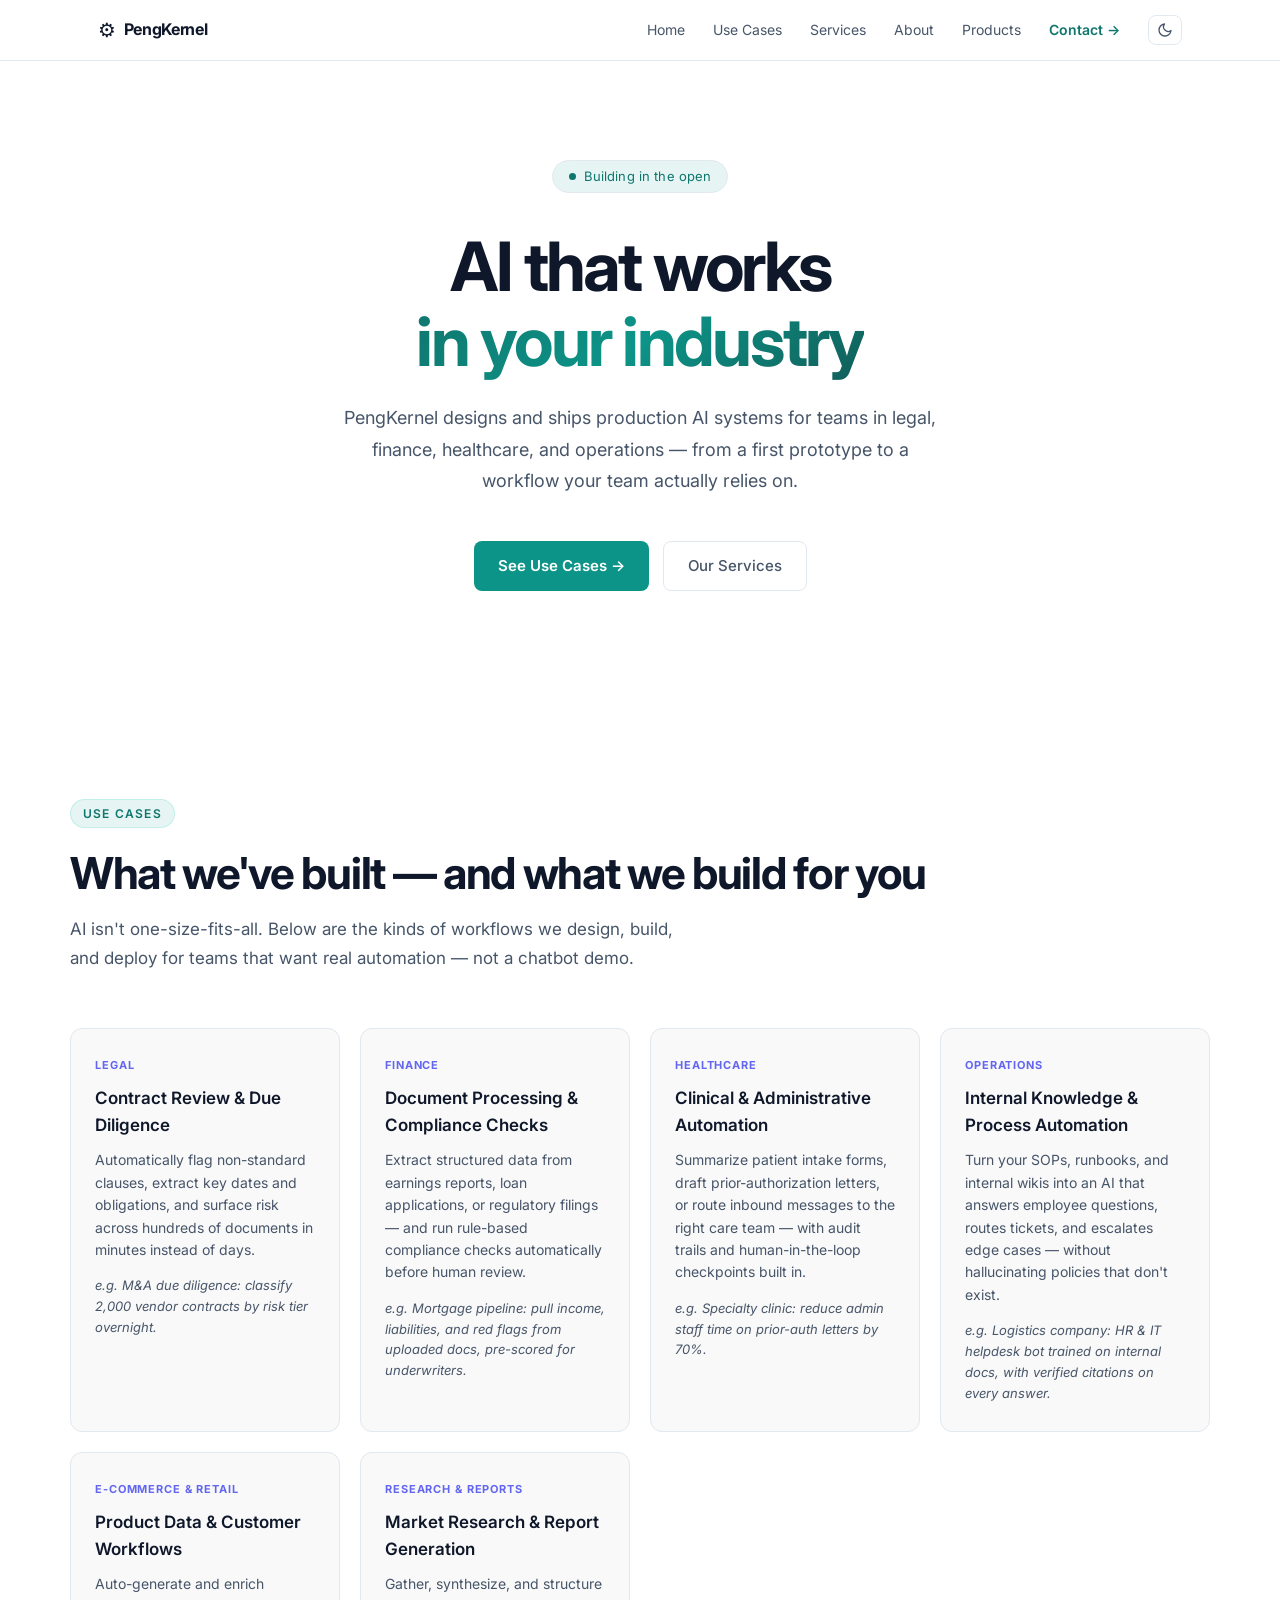
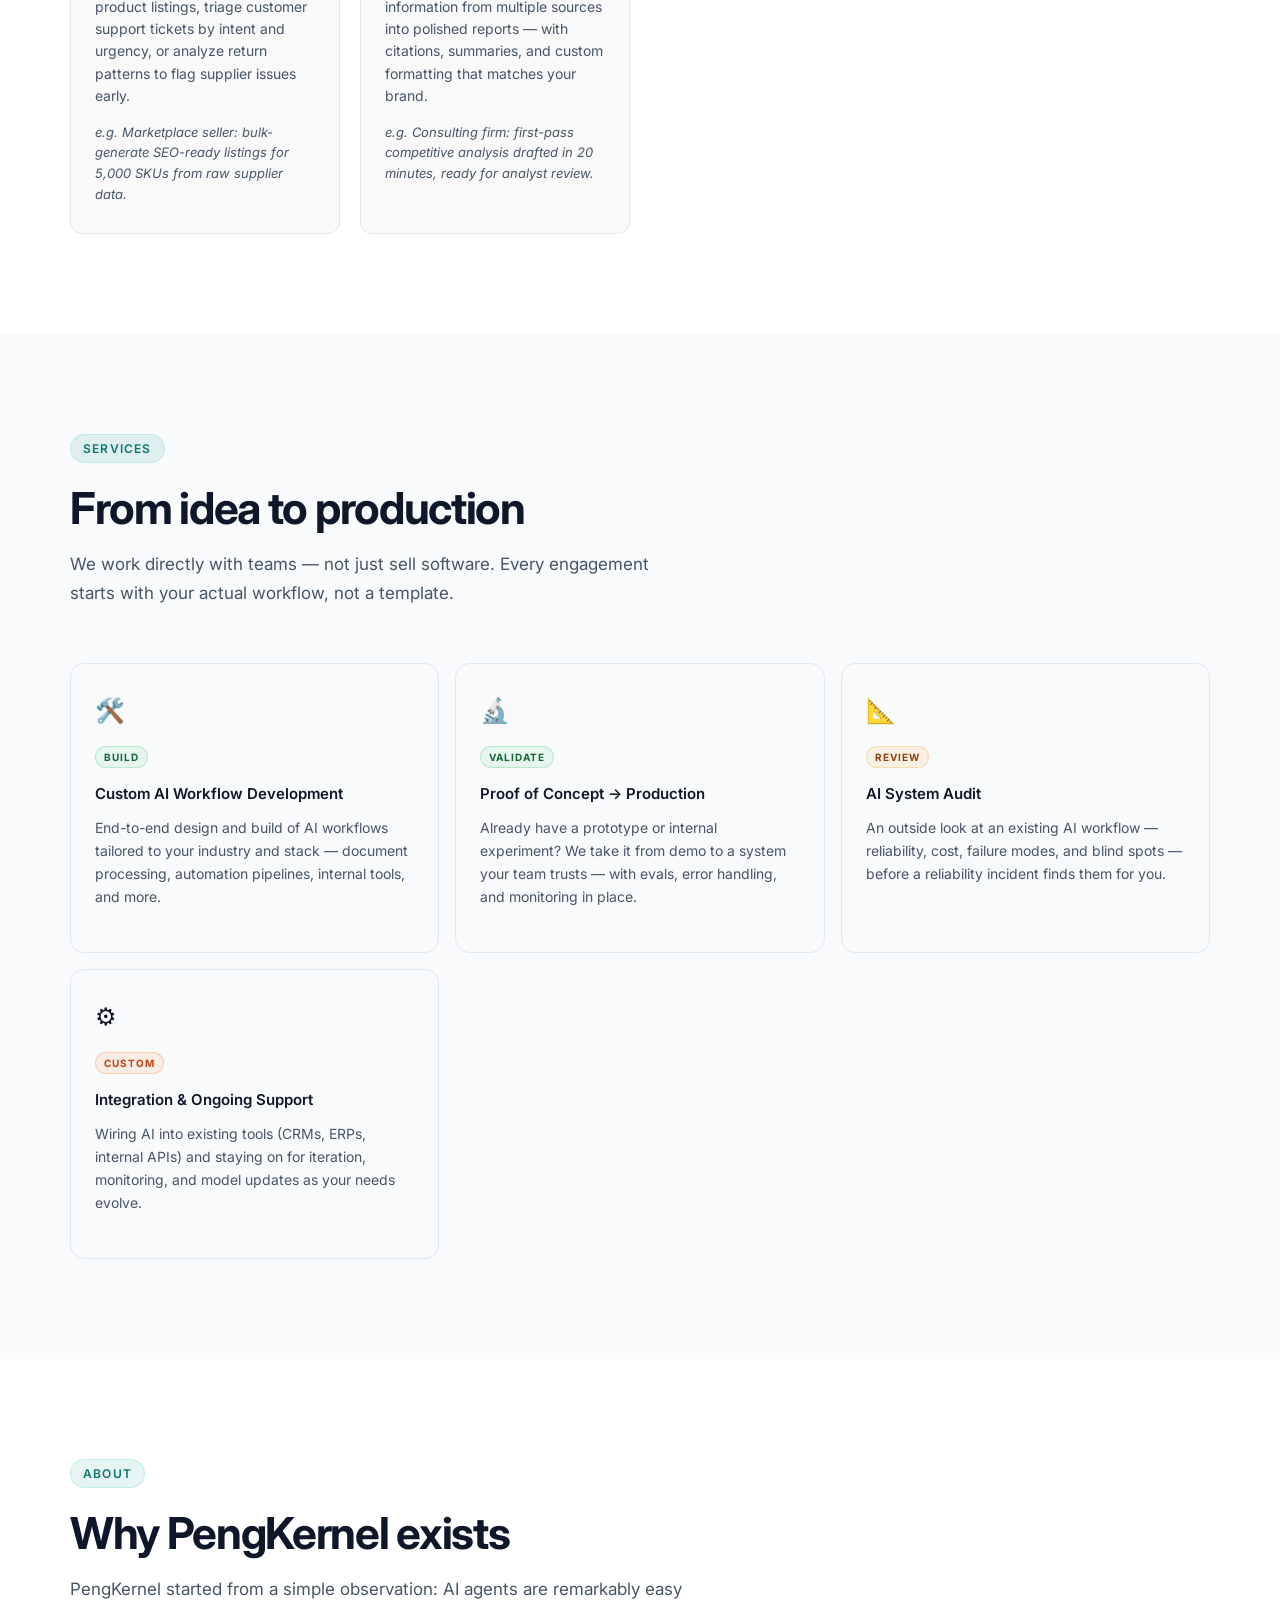
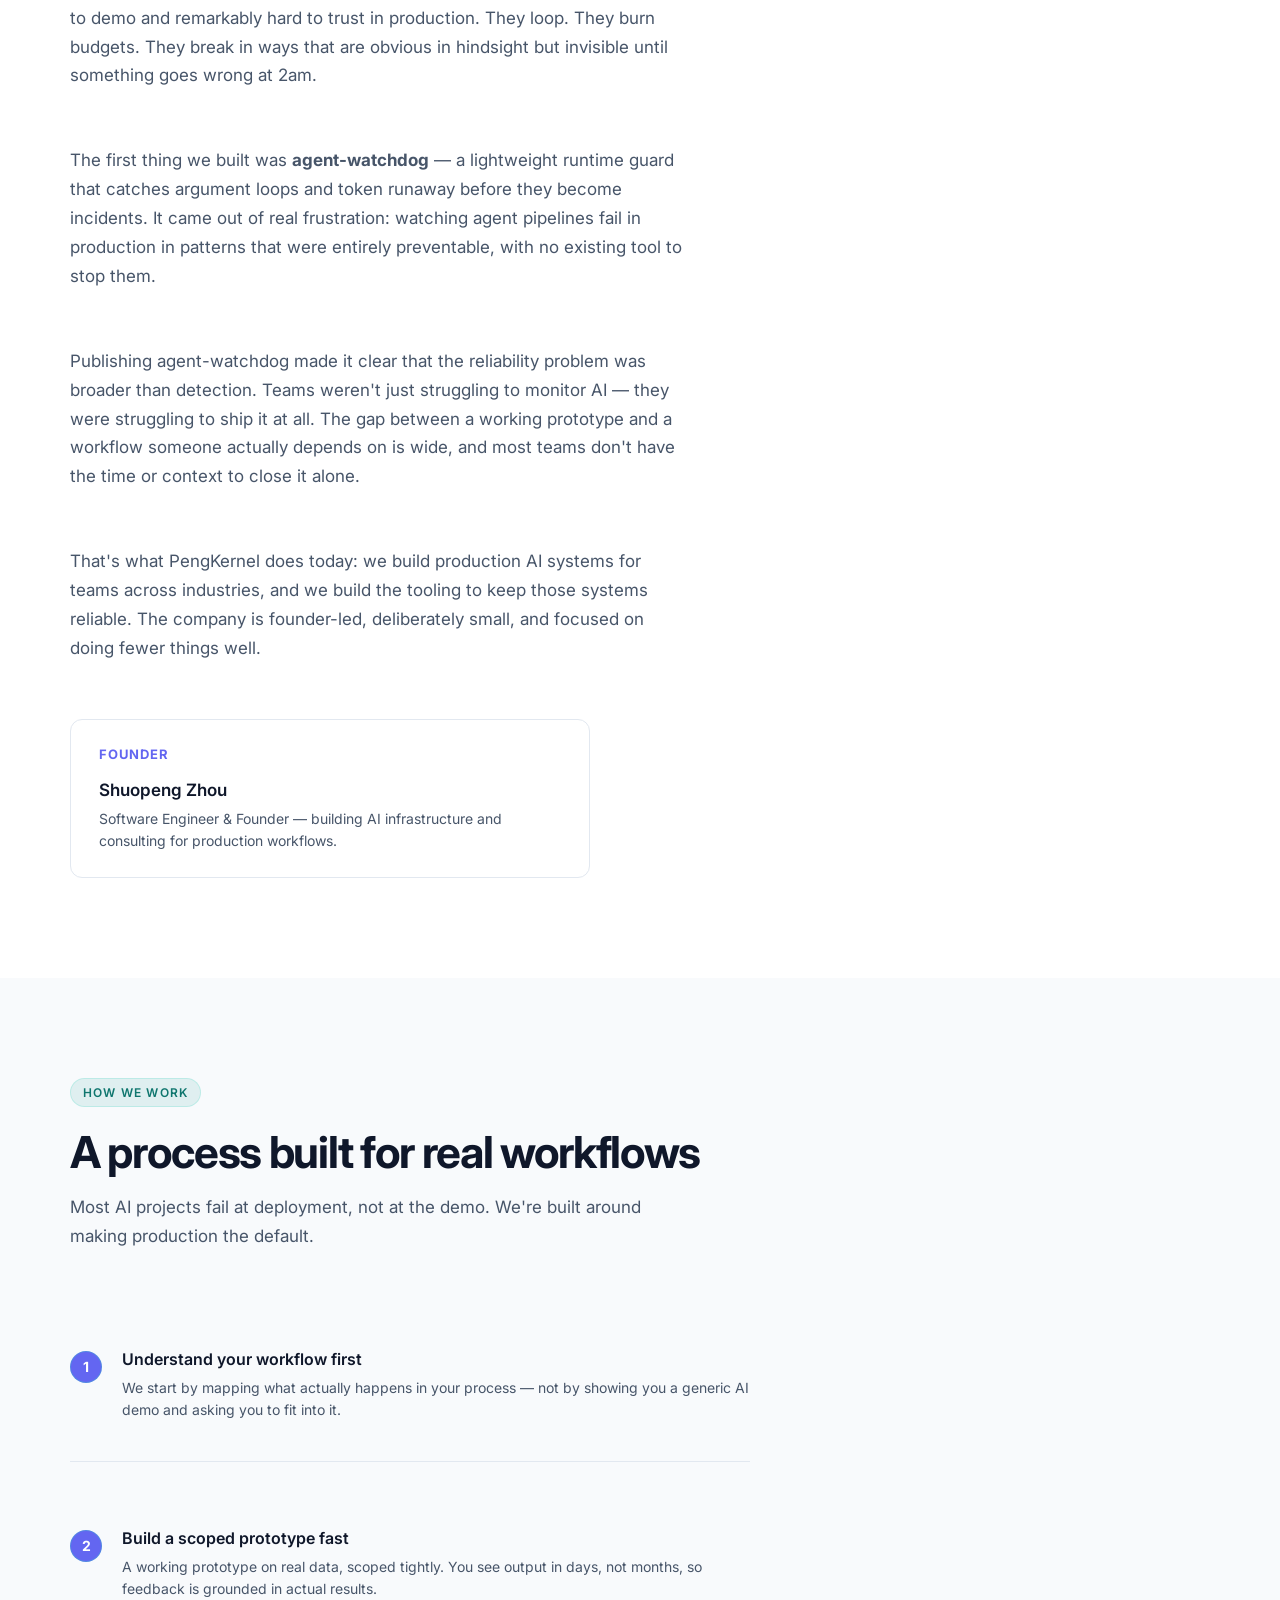
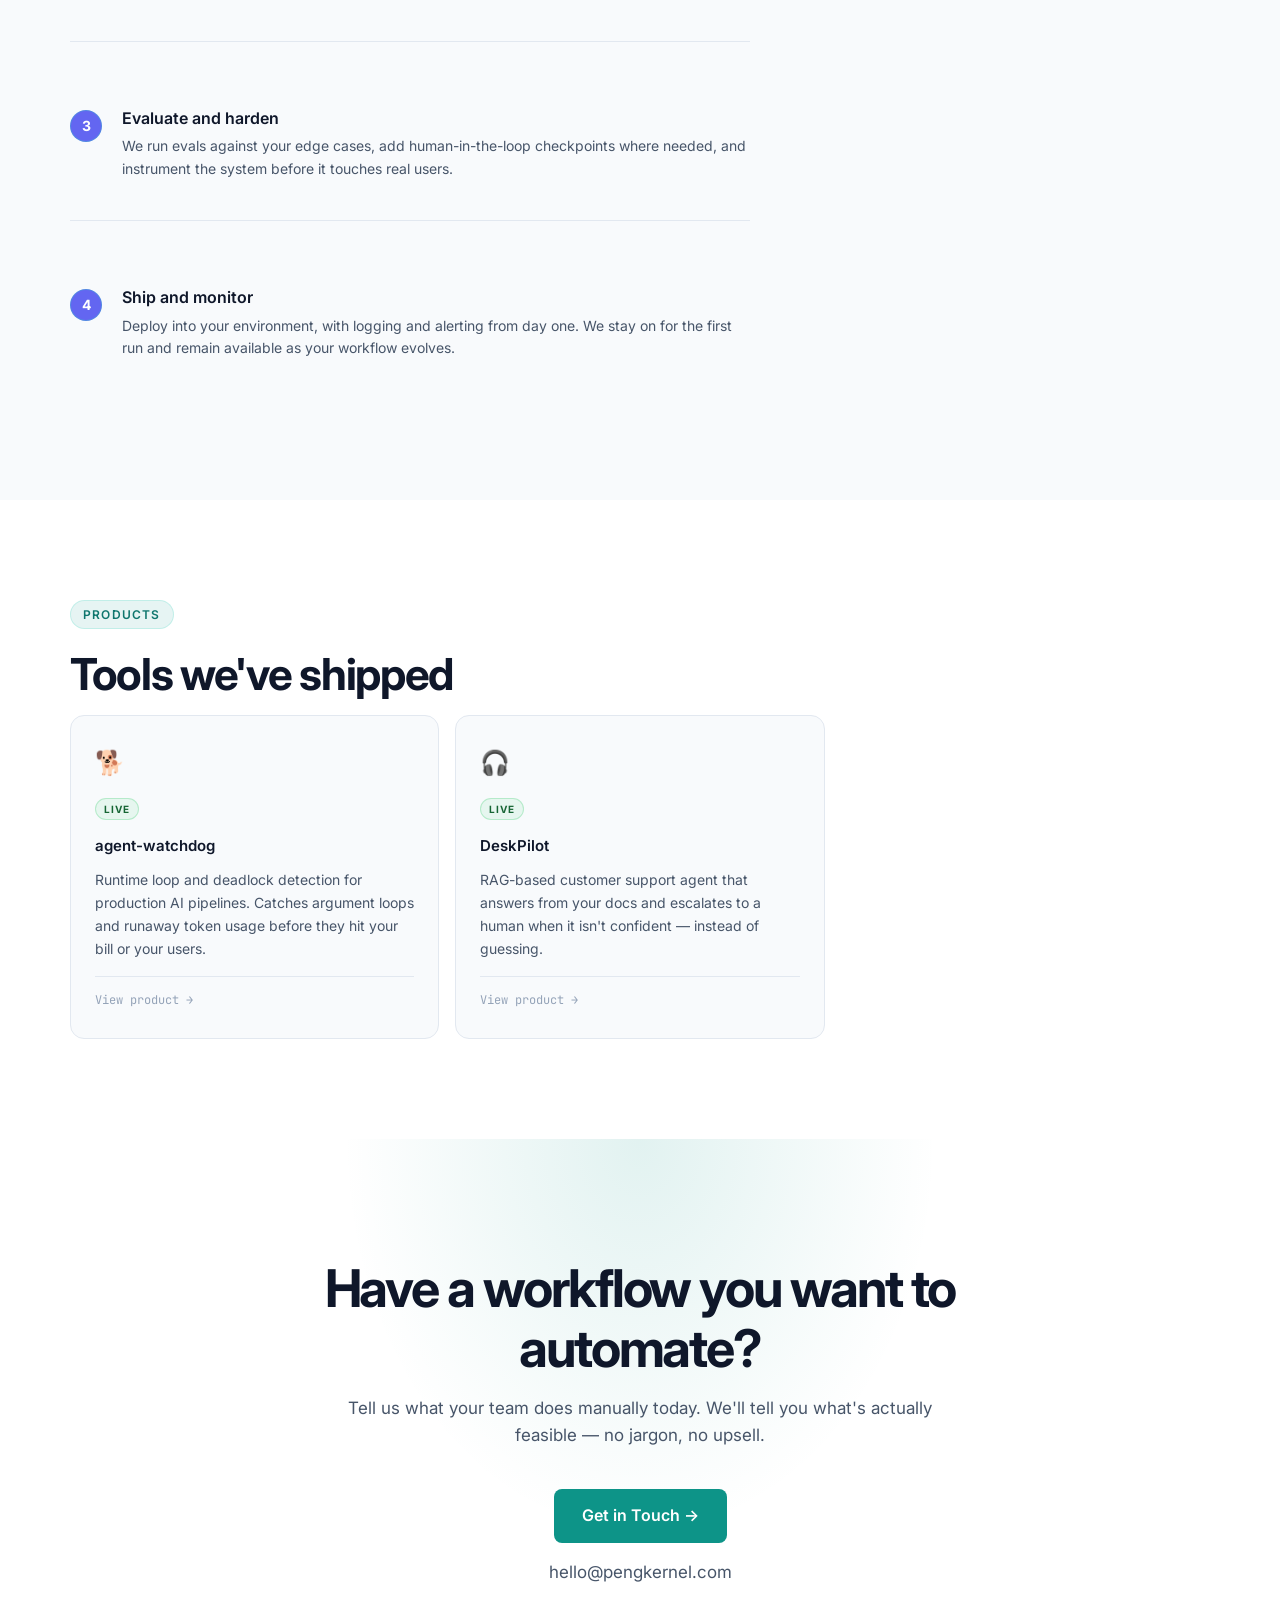
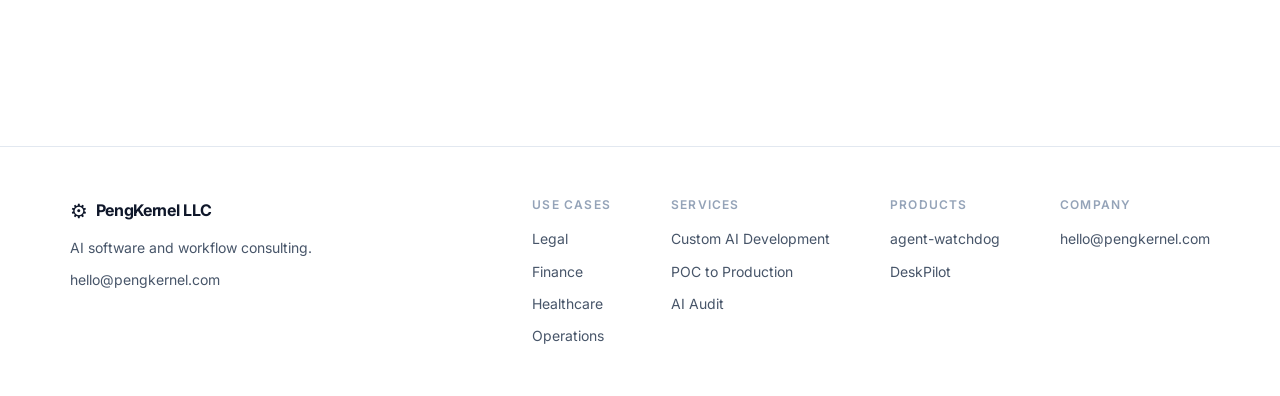
<file: index.html>
<!DOCTYPE html>
<html lang="en">
<head>
  <meta charset="UTF-8" />
  <meta name="viewport" content="width=device-width, initial-scale=1.0" />
  <title>PengKernel LLC — AI Software & Consulting</title>
  <meta name="description" content="PengKernel LLC helps businesses in legal, finance, healthcare, and operations automate workflows with production-grade AI. Maker of agent-watchdog." />
  <link rel="preconnect" href="https://fonts.googleapis.com" />
  <link rel="preconnect" href="https://fonts.gstatic.com" crossorigin />
  <link href="https://fonts.googleapis.com/css2?family=Inter:wght@400;500;600;700&family=JetBrains+Mono:wght@400;500&display=swap" rel="stylesheet" />
  <link rel="stylesheet" href="styles.css" />
  <style>
    /* ── Industry use-case cards ── */
    .industry-grid {
      display: grid;
      grid-template-columns: repeat(auto-fit, minmax(260px, 1fr));
      gap: 20px;
      margin-top: 40px;
    }
    .industry-card {
      background: var(--card-bg, #f9f9f9);
      border: 1px solid var(--border, #e5e7eb);
      border-radius: 12px;
      padding: 28px 24px;
    }
    [data-theme="dark"] .industry-card {
      background: #1a1a2e;
      border-color: #2d2d4e;
    }
    .industry-label {
      font-size: 11px;
      font-weight: 700;
      letter-spacing: .08em;
      text-transform: uppercase;
      color: var(--accent, #6366f1);
      margin-bottom: 10px;
    }
    .industry-card h4 {
      font-size: 17px;
      font-weight: 600;
      margin-bottom: 10px;
    }
    .industry-card p {
      font-size: 14px;
      line-height: 1.6;
      color: var(--text-muted, #6b7280);
      margin: 0;
    }
    .industry-card .example {
      margin-top: 14px;
      font-size: 13px;
      color: var(--text-muted, #9ca3af);
      font-style: italic;
    }
    /* ── How-we-work steps ── */
    .steps {
      display: flex;
      flex-direction: column;
      gap: 24px;
      margin-top: 40px;
      max-width: 680px;
    }
    .step {
      display: flex;
      gap: 20px;
      align-items: flex-start;
    }
    .step-num {
      flex-shrink: 0;
      width: 32px;
      height: 32px;
      border-radius: 50%;
      background: var(--accent, #6366f1);
      color: #fff;
      font-size: 14px;
      font-weight: 700;
      display: flex;
      align-items: center;
      justify-content: center;
    }
    .step-body h5 {
      font-size: 16px;
      font-weight: 600;
      margin-bottom: 4px;
    }
    .step-body p {
      font-size: 14px;
      color: var(--text-muted, #6b7280);
      margin: 0;
      line-height: 1.6;
    }
  </style>
  <script>
    (function() {
      if (localStorage.getItem('theme') === 'dark') {
        document.documentElement.setAttribute('data-theme', 'dark');
      }
    })();
  </script>
</head>
<body>

  <!-- NAV -->
  <nav>
    <div class="nav-inner">
      <a href="/" class="logo">
        <span class="logo-icon">⚙️</span>
        PengKernel
      </a>
      <div class="nav-links">
        <a href="#home">Home</a>
        <a href="#use-cases">Use Cases</a>
        <a href="#services">Services</a>
        <a href="#about">About</a>
        <a href="#products">Products</a>
        <a href="#contact" class="nav-cta">Contact →</a>
        <button class="theme-toggle" onclick="toggleTheme()" title="Toggle theme" aria-label="Toggle theme">
          <svg class="icon-moon" width="16" height="16" viewBox="0 0 24 24" fill="none" stroke="currentColor" stroke-width="2" stroke-linecap="round" stroke-linejoin="round"><path d="M21 12.79A9 9 0 1 1 11.21 3 7 7 0 0 0 21 12.79z"/></svg>
          <svg class="icon-sun" width="16" height="16" viewBox="0 0 24 24" fill="none" stroke="currentColor" stroke-width="2" stroke-linecap="round" stroke-linejoin="round"><circle cx="12" cy="12" r="5"/><line x1="12" y1="1" x2="12" y2="3"/><line x1="12" y1="21" x2="12" y2="23"/><line x1="4.22" y1="4.22" x2="5.64" y2="5.64"/><line x1="18.36" y1="18.36" x2="19.78" y2="19.78"/><line x1="1" y1="12" x2="3" y2="12"/><line x1="21" y1="12" x2="23" y2="12"/><line x1="4.22" y1="19.78" x2="5.64" y2="18.36"/><line x1="18.36" y1="5.64" x2="19.78" y2="4.22"/></svg>
        </button>
      </div>
    </div>
  </nav>

  <!-- HERO -->
  <section class="hero" id="home">
    <div class="badge">
      <span class="badge-dot"></span>
      Building in the open
    </div>
    <h1>AI that works<br /><span class="gradient-text">in your industry</span></h1>
    <p class="hero-sub">
      PengKernel designs and ships production AI systems for teams in legal, finance,
      healthcare, and operations — from a first prototype to a workflow your team
      actually relies on.
    </p>
    <div class="hero-actions">
      <a href="#use-cases" class="btn-primary">See Use Cases →</a>
      <a href="#services" class="btn-secondary">Our Services</a>
    </div>
  </section>

  <!-- USE CASES -->
  <section class="section features" id="use-cases">
    <div class="section-inner">
      <div class="section-label">Use Cases</div>
      <h2>What we've built — and what we build for you</h2>
      <p class="section-sub">
        AI isn't one-size-fits-all. Below are the kinds of workflows we design,
        build, and deploy for teams that want real automation — not a chatbot demo.
      </p>
      <div class="industry-grid">

        <div class="industry-card">
          <div class="industry-label">Legal</div>
          <h4>Contract Review & Due Diligence</h4>
          <p>Automatically flag non-standard clauses, extract key dates and obligations, and surface risk across hundreds of documents in minutes instead of days.</p>
          <p class="example">e.g. M&A due diligence: classify 2,000 vendor contracts by risk tier overnight.</p>
        </div>

        <div class="industry-card">
          <div class="industry-label">Finance</div>
          <h4>Document Processing & Compliance Checks</h4>
          <p>Extract structured data from earnings reports, loan applications, or regulatory filings — and run rule-based compliance checks automatically before human review.</p>
          <p class="example">e.g. Mortgage pipeline: pull income, liabilities, and red flags from uploaded docs, pre-scored for underwriters.</p>
        </div>

        <div class="industry-card">
          <div class="industry-label">Healthcare</div>
          <h4>Clinical & Administrative Automation</h4>
          <p>Summarize patient intake forms, draft prior-authorization letters, or route inbound messages to the right care team — with audit trails and human-in-the-loop checkpoints built in.</p>
          <p class="example">e.g. Specialty clinic: reduce admin staff time on prior-auth letters by 70%.</p>
        </div>

        <div class="industry-card">
          <div class="industry-label">Operations</div>
          <h4>Internal Knowledge & Process Automation</h4>
          <p>Turn your SOPs, runbooks, and internal wikis into an AI that answers employee questions, routes tickets, and escalates edge cases — without hallucinating policies that don't exist.</p>
          <p class="example">e.g. Logistics company: HR & IT helpdesk bot trained on internal docs, with verified citations on every answer.</p>
        </div>

        <div class="industry-card">
          <div class="industry-label">E-commerce & Retail</div>
          <h4>Product Data & Customer Workflows</h4>
          <p>Auto-generate and enrich product listings, triage customer support tickets by intent and urgency, or analyze return patterns to flag supplier issues early.</p>
          <p class="example">e.g. Marketplace seller: bulk-generate SEO-ready listings for 5,000 SKUs from raw supplier data.</p>
        </div>

        <div class="industry-card">
          <div class="industry-label">Research & Reports</div>
          <h4>Market Research & Report Generation</h4>
          <p>Gather, synthesize, and structure information from multiple sources into polished reports — with citations, summaries, and custom formatting that matches your brand.</p>
          <p class="example">e.g. Consulting firm: first-pass competitive analysis drafted in 20 minutes, ready for analyst review.</p>
        </div>

      </div>
    </div>
  </section>

  <!-- SERVICES -->
  <section class="section install-section" id="services">
    <div class="section-inner">
      <div class="section-label">Services</div>
      <h2>From idea to production</h2>
      <p class="section-sub">
        We work directly with teams — not just sell software. Every engagement
        starts with your actual workflow, not a template.
      </p>
      <div class="feat-grid">
        <div class="feat-card">
          <div class="feat-icon">🛠️</div>
          <div class="feat-tag tag-green">BUILD</div>
          <h4>Custom AI Workflow Development</h4>
          <p>End-to-end design and build of AI workflows tailored to your industry and stack — document processing, automation pipelines, internal tools, and more.</p>
        </div>
        <div class="feat-card">
          <div class="feat-icon">🔬</div>
          <div class="feat-tag tag-green">VALIDATE</div>
          <h4>Proof of Concept → Production</h4>
          <p>Already have a prototype or internal experiment? We take it from demo to a system your team trusts — with evals, error handling, and monitoring in place.</p>
        </div>
        <div class="feat-card">
          <div class="feat-icon">📐</div>
          <div class="feat-tag tag-yellow">REVIEW</div>
          <h4>AI System Audit</h4>
          <p>An outside look at an existing AI workflow — reliability, cost, failure modes, and blind spots — before a reliability incident finds them for you.</p>
        </div>
        <div class="feat-card">
          <div class="feat-icon">⚙️</div>
          <div class="feat-tag tag-orange">CUSTOM</div>
          <h4>Integration & Ongoing Support</h4>
          <p>Wiring AI into existing tools (CRMs, ERPs, internal APIs) and staying on for iteration, monitoring, and model updates as your needs evolve.</p>
        </div>
      </div>
    </div>
  </section>

  <!-- ABOUT -->
  <section class="section features" id="about">
    <div class="section-inner">
      <div class="section-label">About</div>
      <h2>Why PengKernel exists</h2>
      <p class="section-sub">
        PengKernel started from a simple observation: AI agents are remarkably easy to demo and
        remarkably hard to trust in production. They loop. They burn budgets. They break in ways
        that are obvious in hindsight but invisible until something goes wrong at 2am.
      </p>
      <p class="section-sub" style="margin-top: 16px;">
        The first thing we built was <strong>agent-watchdog</strong> — a lightweight runtime guard
        that catches argument loops and token runaway before they become incidents. It came out of
        real frustration: watching agent pipelines fail in production in patterns that were entirely
        preventable, with no existing tool to stop them.
      </p>
      <p class="section-sub" style="margin-top: 16px;">
        Publishing agent-watchdog made it clear that the reliability problem was broader than
        detection. Teams weren't just struggling to monitor AI — they were struggling to ship it at
        all. The gap between a working prototype and a workflow someone actually depends on is wide,
        and most teams don't have the time or context to close it alone.
      </p>
      <p class="section-sub" style="margin-top: 16px;">
        That's what PengKernel does today: we build production AI systems for teams across
        industries, and we build the tooling to keep those systems reliable. The company is
        founder-led, deliberately small, and focused on doing fewer things well.
      </p>
      <div style="margin-top: 36px; padding: 24px 28px; border: 1px solid var(--border, #e5e7eb); border-radius: 12px; max-width: 520px;">
        <div style="font-size: 13px; font-weight: 700; letter-spacing: .06em; text-transform: uppercase; color: var(--accent, #6366f1); margin-bottom: 12px;">Founder</div>
        <div style="font-size: 17px; font-weight: 600; margin-bottom: 4px;">Shuopeng Zhou</div>
        <div style="font-size: 14px; color: var(--text-muted, #6b7280);">Software Engineer &amp; Founder — building AI infrastructure and consulting for production workflows.</div>
      </div>
    </div>
  </section>

  <!-- HOW WE WORK -->
  <section class="section how-it-works" id="how-we-work">
    <div class="section-inner">
      <div class="section-label">How We Work</div>
      <h2>A process built for real workflows</h2>
      <p class="section-sub">
        Most AI projects fail at deployment, not at the demo. We're built around
        making production the default.
      </p>
      <div class="steps">
        <div class="step">
          <div class="step-num">1</div>
          <div class="step-body">
            <h5>Understand your workflow first</h5>
            <p>We start by mapping what actually happens in your process — not by showing you a generic AI demo and asking you to fit into it.</p>
          </div>
        </div>
        <div class="step">
          <div class="step-num">2</div>
          <div class="step-body">
            <h5>Build a scoped prototype fast</h5>
            <p>A working prototype on real data, scoped tightly. You see output in days, not months, so feedback is grounded in actual results.</p>
          </div>
        </div>
        <div class="step">
          <div class="step-num">3</div>
          <div class="step-body">
            <h5>Evaluate and harden</h5>
            <p>We run evals against your edge cases, add human-in-the-loop checkpoints where needed, and instrument the system before it touches real users.</p>
          </div>
        </div>
        <div class="step">
          <div class="step-num">4</div>
          <div class="step-body">
            <h5>Ship and monitor</h5>
            <p>Deploy into your environment, with logging and alerting from day one. We stay on for the first run and remain available as your workflow evolves.</p>
          </div>
        </div>
      </div>
    </div>
  </section>

  <!-- PRODUCTS -->
  <section class="section features" id="products">
    <div class="section-inner">
      <div class="section-label">Products</div>
      <h2>Tools we've shipped</h2>
      <div class="feat-grid">
        <div class="feat-card">
          <div class="feat-icon">🐕</div>
          <div class="feat-tag tag-green">LIVE</div>
          <h4>agent-watchdog</h4>
          <p>Runtime loop and deadlock detection for production AI pipelines. Catches argument loops and runaway token usage before they hit your bill or your users.</p>
          <div class="feat-stat"><a href="products/agent-watchdog/">View product →</a></div>
        </div>
        <div class="feat-card">
          <div class="feat-icon">🎧</div>
          <div class="feat-tag tag-green">LIVE</div>
          <h4>DeskPilot</h4>
          <p>RAG-based customer support agent that answers from your docs and escalates to a human when it isn't confident — instead of guessing.</p>
          <div class="feat-stat"><a href="products/deskpilot/">View product →</a></div>
        </div>
      </div>
    </div>
  </section>

  <!-- CONTACT -->
  <section class="section cta-section" id="contact">
    <div class="section-inner cta-inner">
      <h2>Have a workflow you want to automate?</h2>
      <p>Tell us what your team does manually today. We'll tell you what's actually feasible — no jargon, no upsell.</p>
      <div class="cta-actions">
        <a href="mailto:hello@pengkernel.com" class="btn-primary btn-lg">Get in Touch →</a>
      </div>
      <p class="plan-contact" style="margin-top: 16px;">hello@pengkernel.com</p>
    </div>
  </section>

  <!-- FOOTER -->
  <footer>
    <div class="footer-inner">
      <div class="footer-left">
        <span class="logo">
          <span class="logo-icon">⚙️</span>
          PengKernel LLC
        </span>
        <p>AI software and workflow consulting.</p>
        <p class="footer-copy">hello@pengkernel.com</p>
      </div>
      <div class="footer-links">
        <div class="footer-col">
          <h5>Use Cases</h5>
          <a href="#use-cases">Legal</a>
          <a href="#use-cases">Finance</a>
          <a href="#use-cases">Healthcare</a>
          <a href="#use-cases">Operations</a>
        </div>
        <div class="footer-col">
          <h5>Services</h5>
          <a href="#services">Custom AI Development</a>
          <a href="#services">POC to Production</a>
          <a href="#services">AI Audit</a>
        </div>
        <div class="footer-col">
          <h5>Products</h5>
          <a href="products/agent-watchdog/">agent-watchdog</a>
          <a href="products/deskpilot/">DeskPilot</a>
        </div>
        <div class="footer-col">
          <h5>Company</h5>
          <a href="mailto:hello@pengkernel.com">hello@pengkernel.com</a>
        </div>
      </div>
    </div>
  </footer>

  <script>
    function toggleTheme() {
      const html = document.documentElement;
      const isDark = html.getAttribute('data-theme') === 'dark';
      if (isDark) {
        html.removeAttribute('data-theme');
        localStorage.setItem('theme', 'light');
      } else {
        html.setAttribute('data-theme', 'dark');
        localStorage.setItem('theme', 'dark');
      }
    }
  </script>
</body>
</html>
</file>
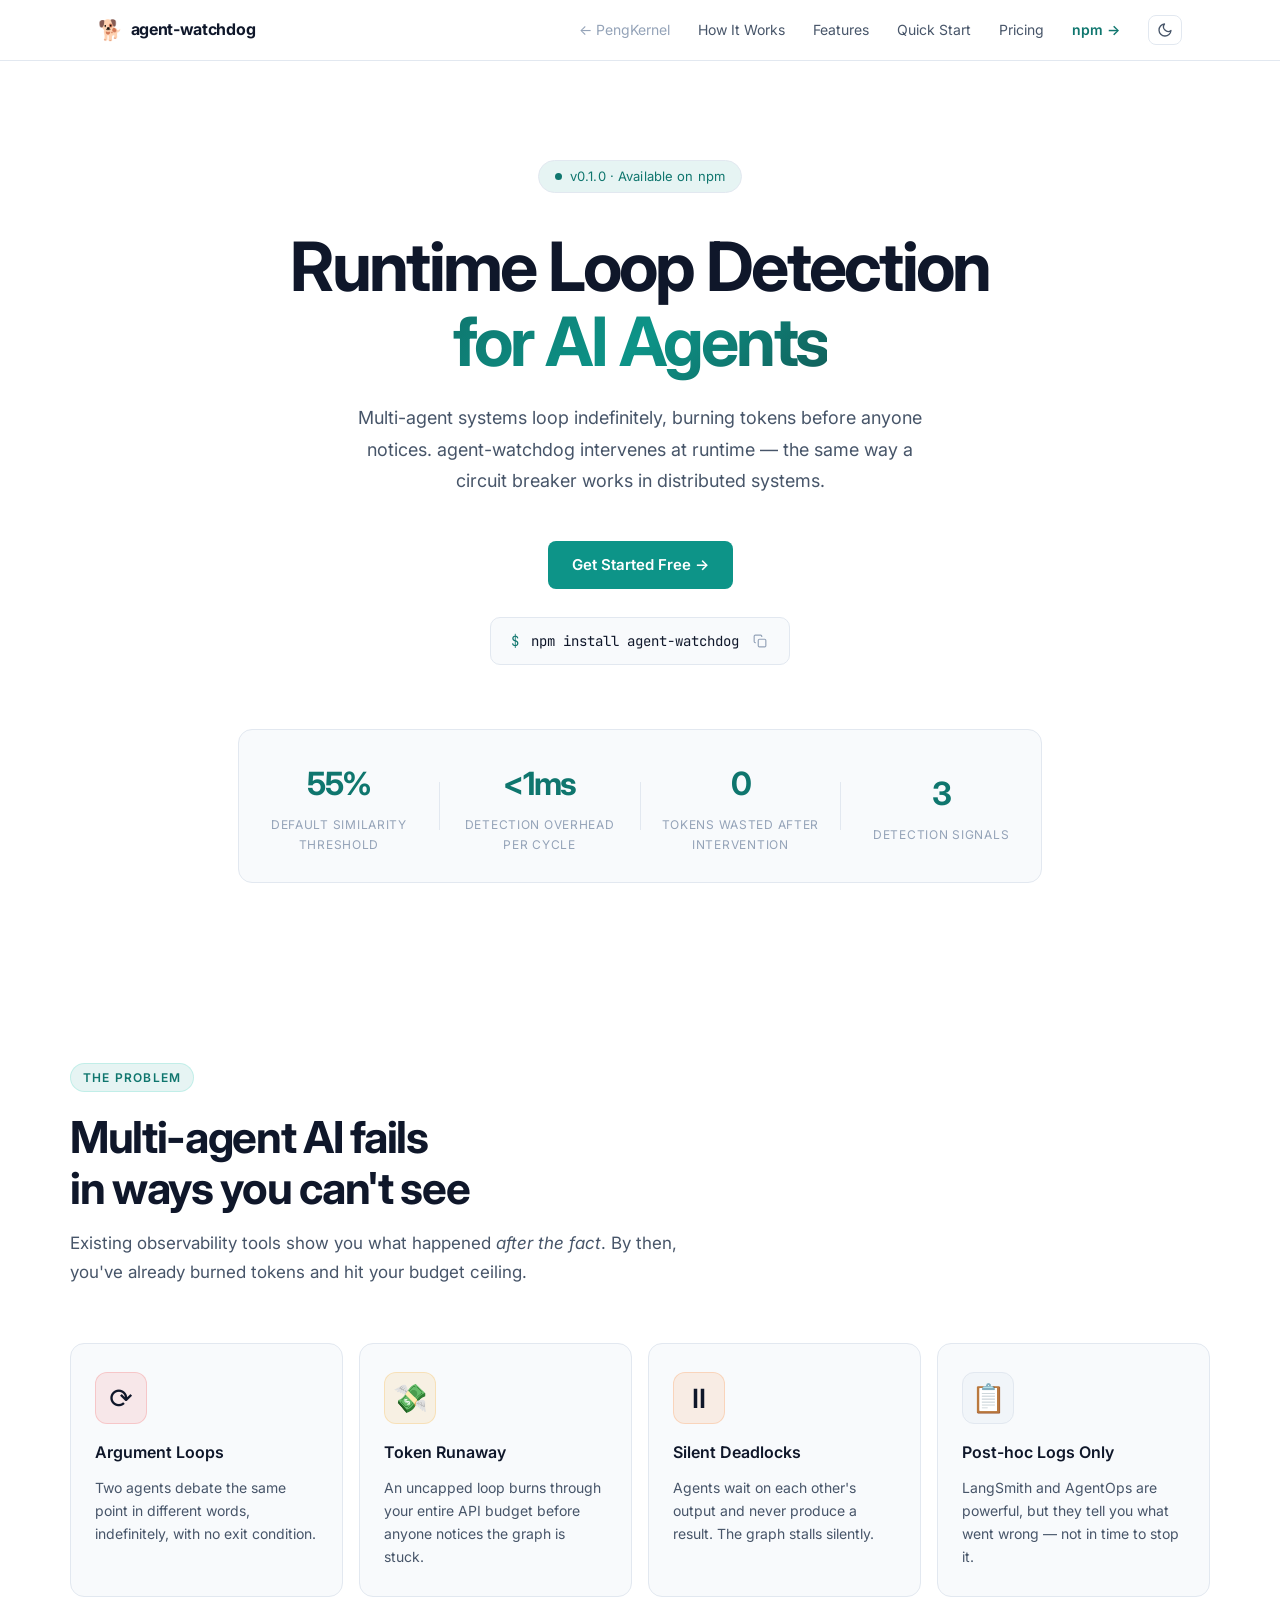
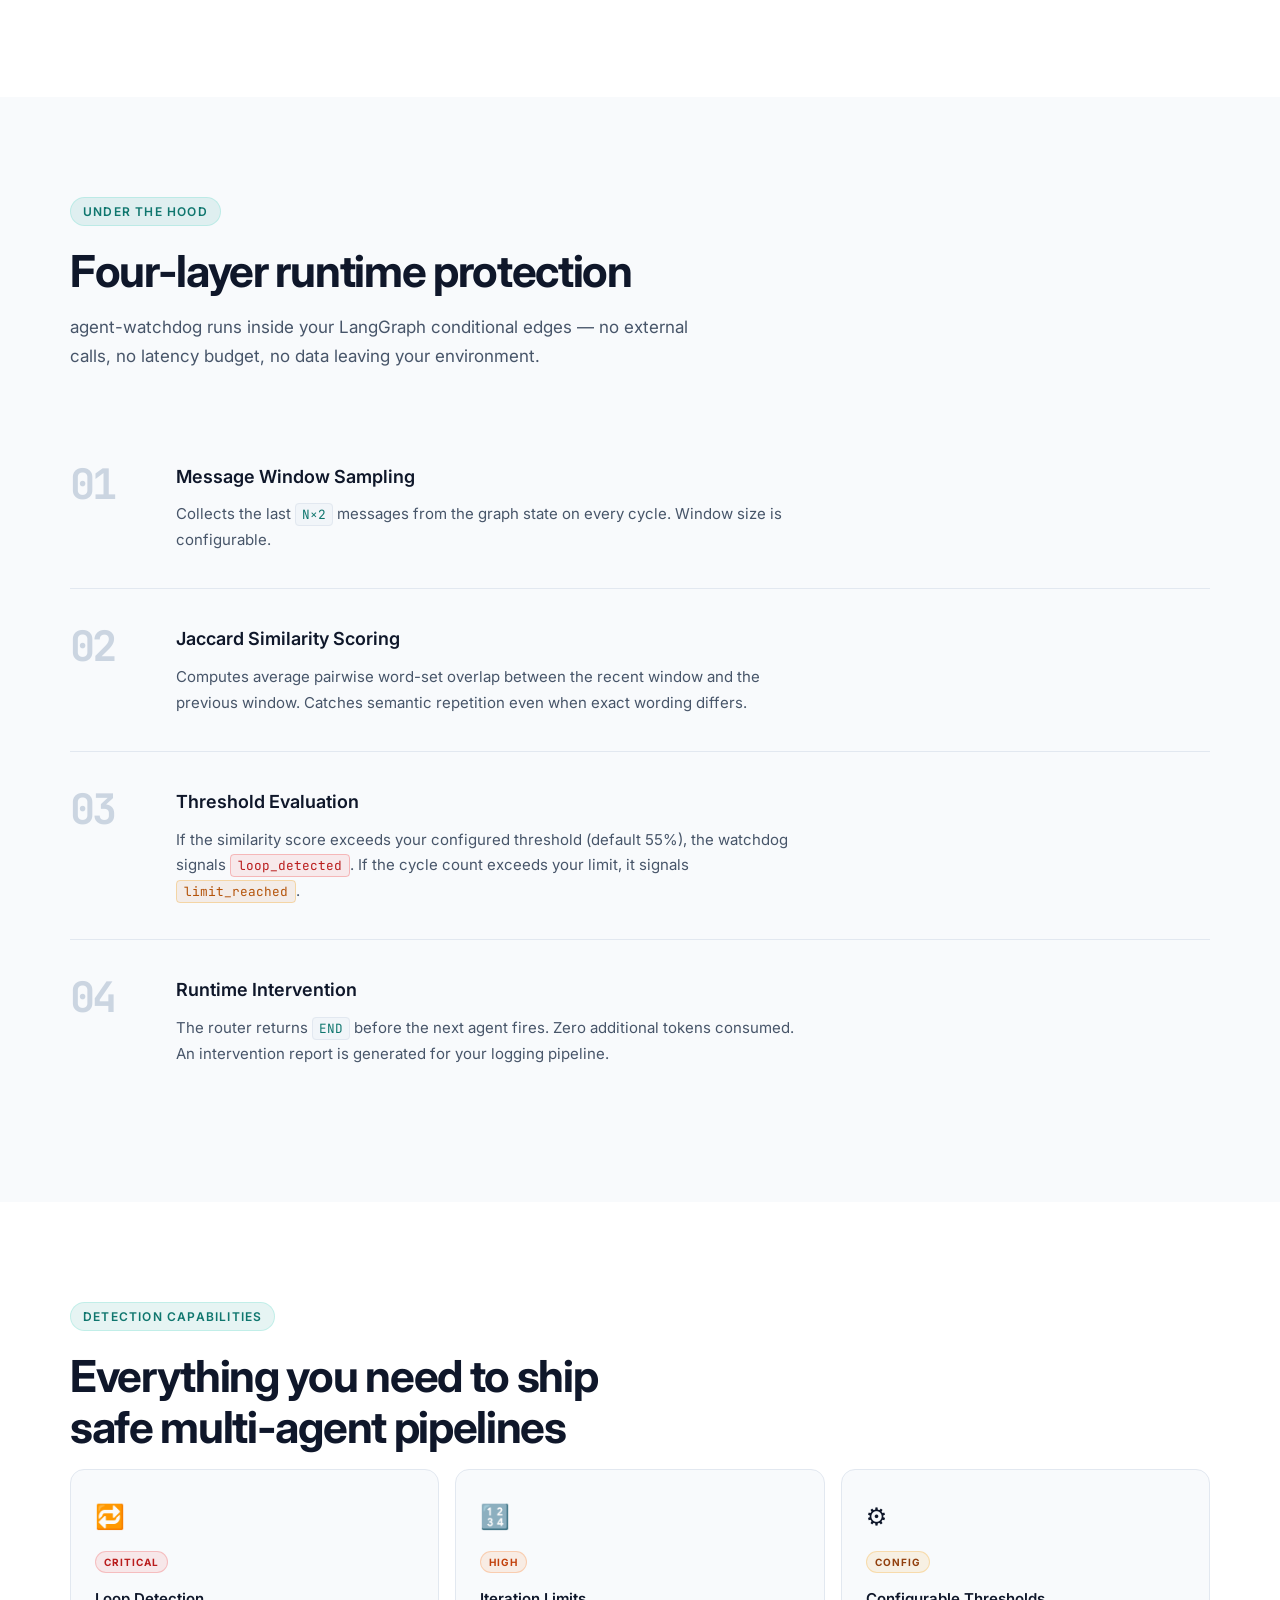
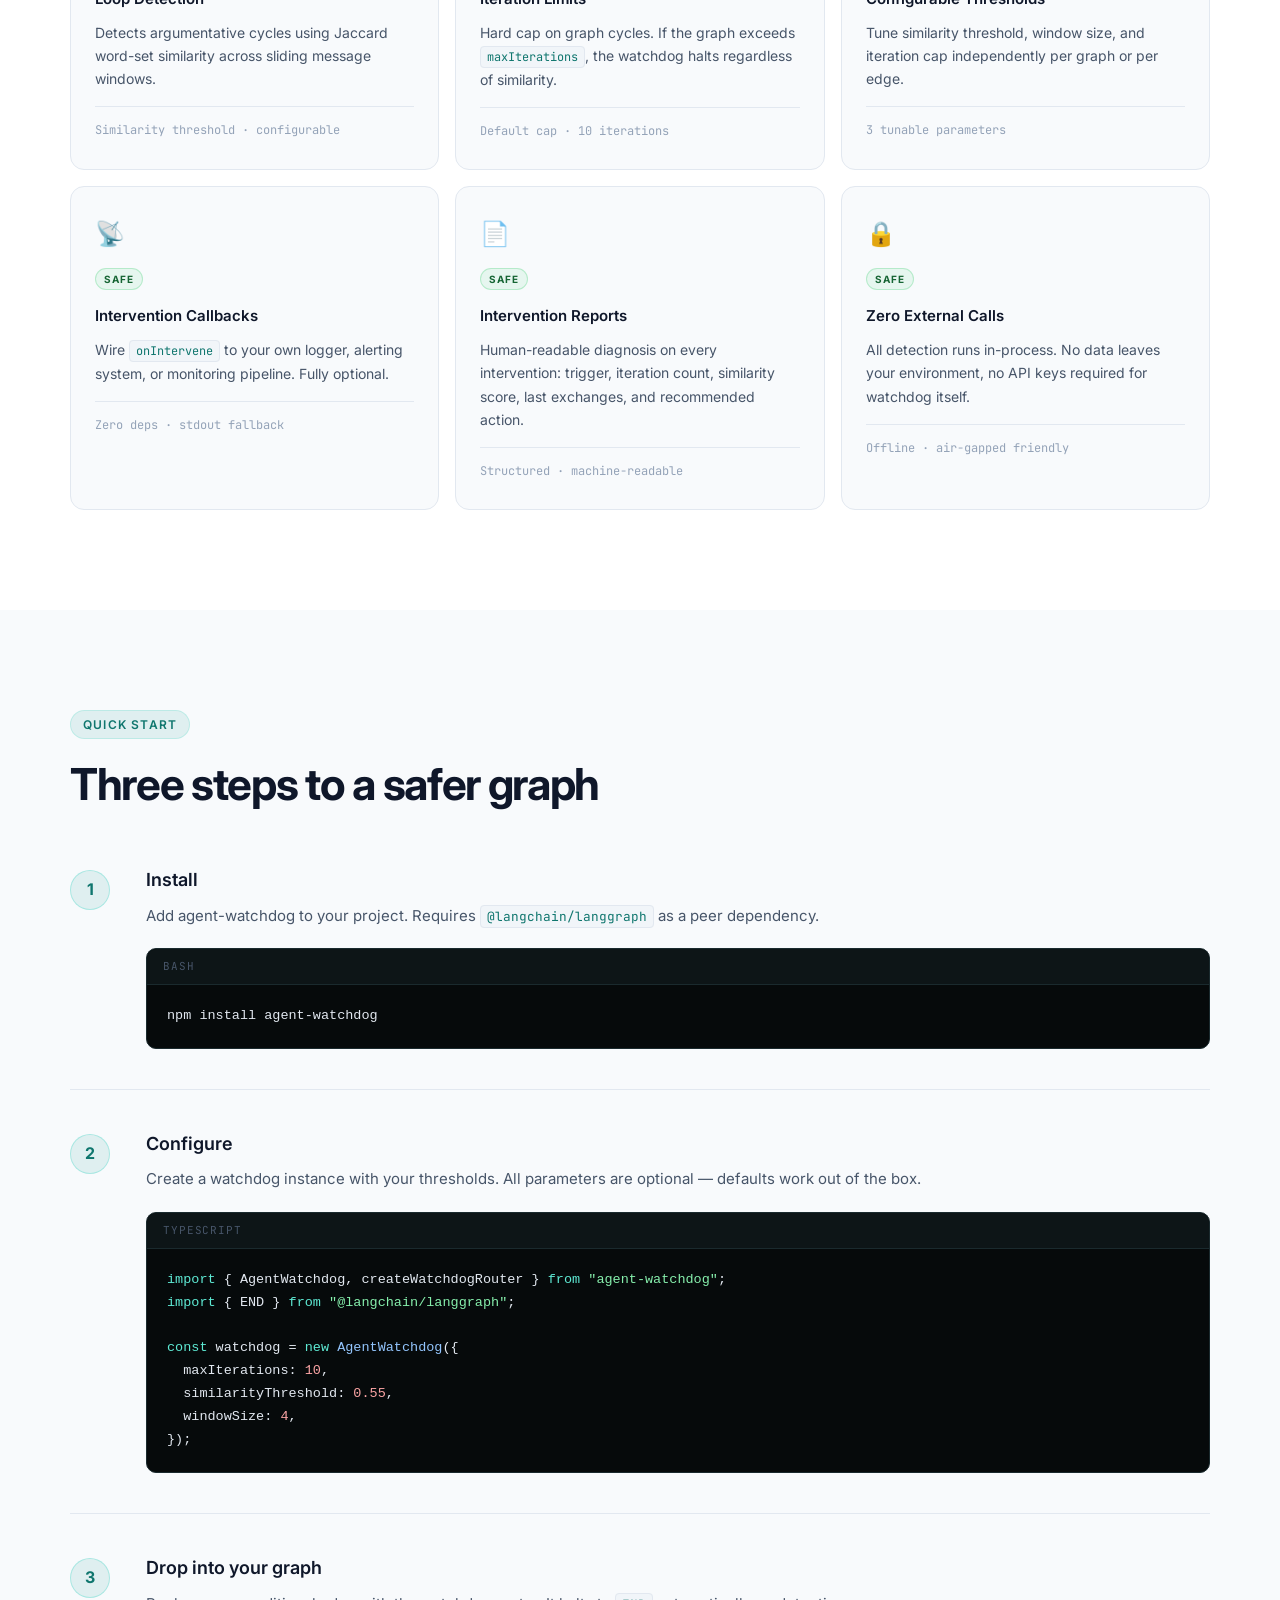
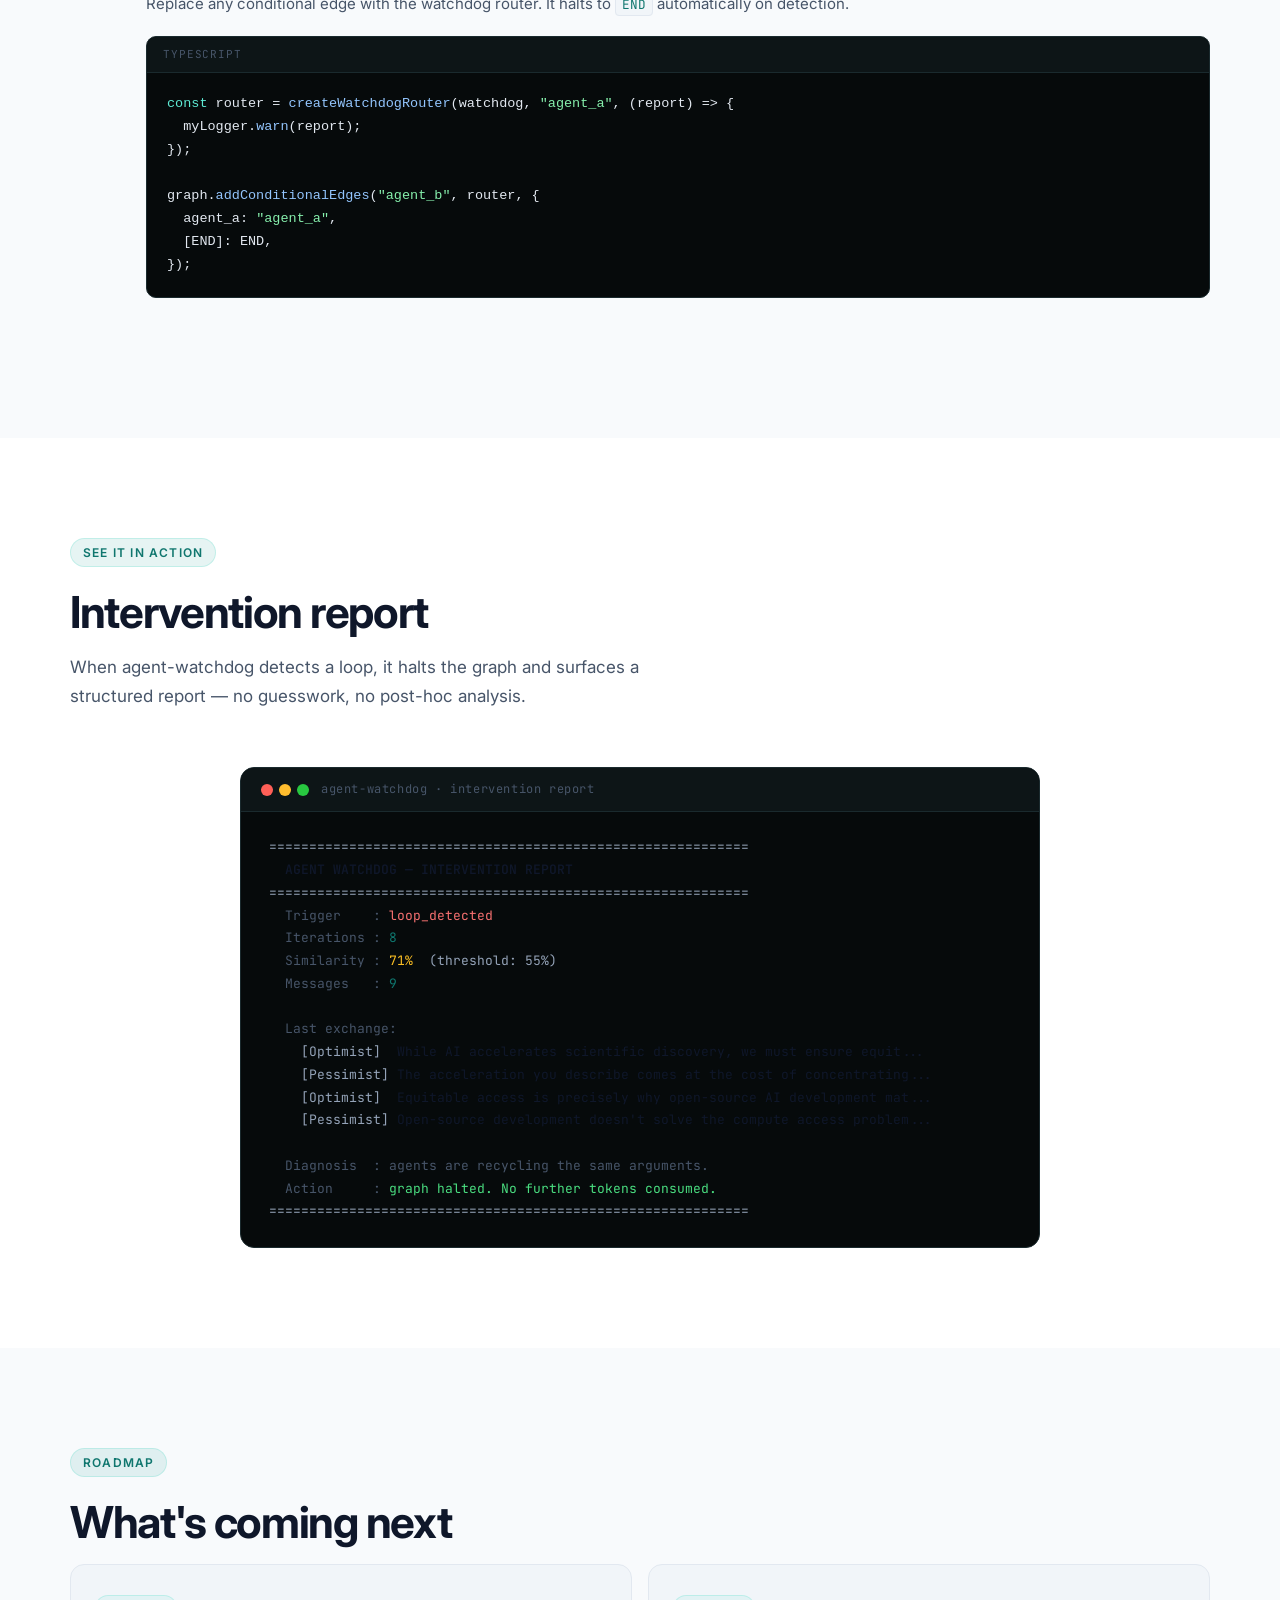
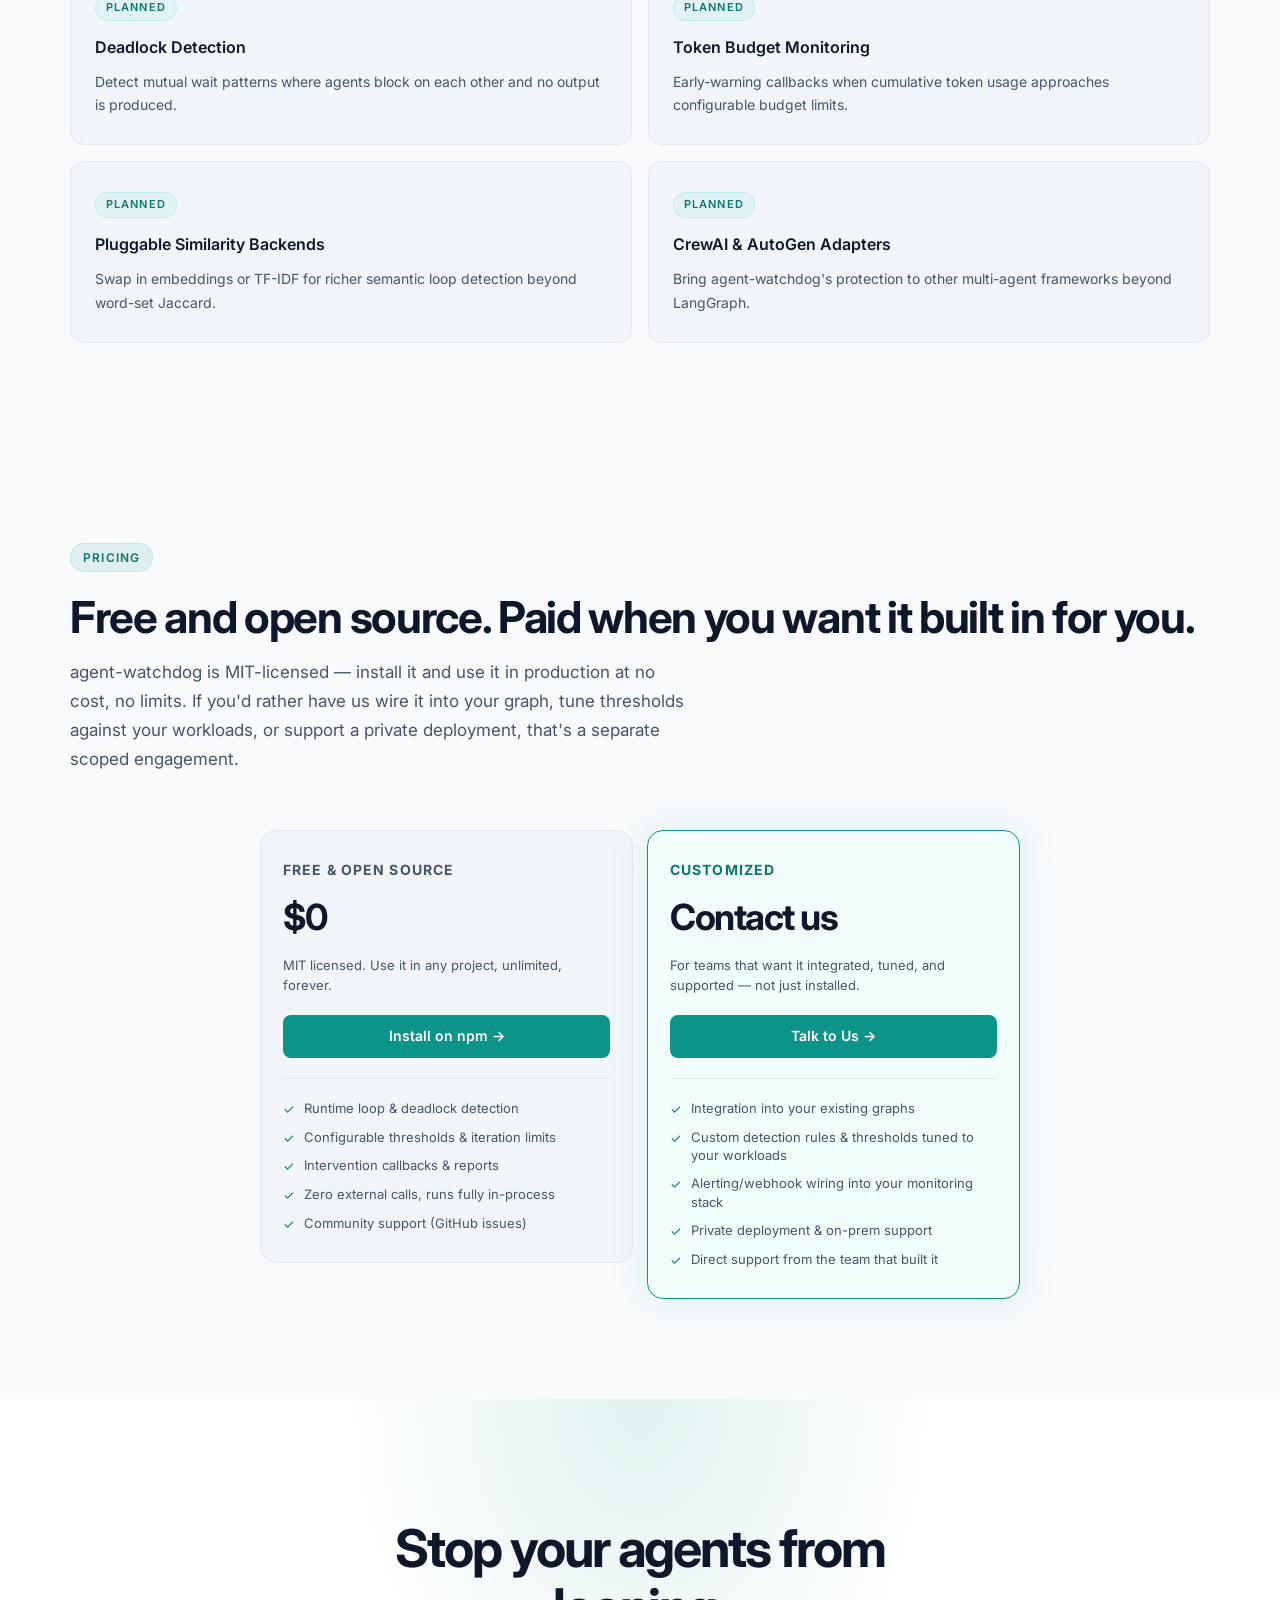
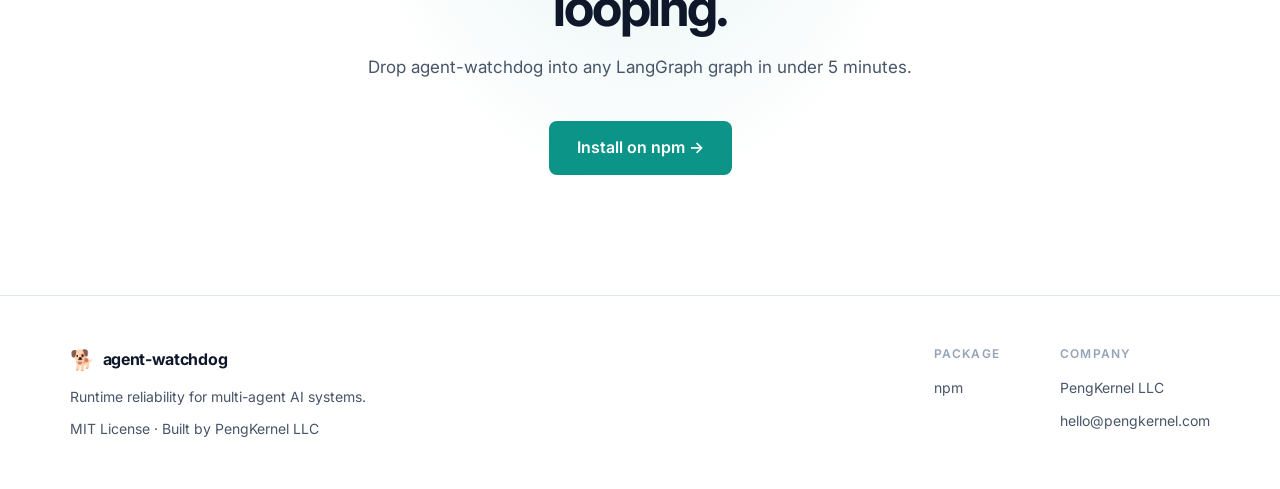
<file: products/agent-watchdog/index.html>
<!DOCTYPE html>
<html lang="en">
<head>
  <meta charset="UTF-8" />
  <meta name="viewport" content="width=device-width, initial-scale=1.0" />
  <title>agent-watchdog — Runtime Loop Detection for AI Agents</title>
  <meta name="description" content="Runtime loop and deadlock detection for LangGraph multi-agent systems. Detect argument loops, prevent token runaway, and ship AI pipelines that don't burn your budget." />
  <link rel="preconnect" href="https://fonts.googleapis.com" />
  <link rel="preconnect" href="https://fonts.gstatic.com" crossorigin />
  <link href="https://fonts.googleapis.com/css2?family=Inter:wght@400;500;600;700&family=JetBrains+Mono:wght@400;500&display=swap" rel="stylesheet" />
  <link rel="stylesheet" href="../../styles.css" />
  <script>
    (function() {
      if (localStorage.getItem('theme') === 'dark') {
        document.documentElement.setAttribute('data-theme', 'dark');
      }
    })();
  </script>
</head>
<body>

  <!-- NAV -->
  <nav>
    <div class="nav-inner">
      <a href="../../" class="logo">
        <span class="logo-icon">🐕</span>
        agent-watchdog
      </a>
      <div class="nav-links">
        <a href="../../" class="back-link">← PengKernel</a>
        <a href="#how-it-works">How It Works</a>
        <a href="#features">Features</a>
        <a href="#install">Quick Start</a>
        <a href="#pricing">Pricing</a>
        <a href="https://www.npmjs.com/package/agent-watchdog" target="_blank" class="nav-cta">npm →</a>
        <button class="theme-toggle" onclick="toggleTheme()" title="Toggle theme" aria-label="Toggle theme">
          <svg class="icon-moon" width="16" height="16" viewBox="0 0 24 24" fill="none" stroke="currentColor" stroke-width="2" stroke-linecap="round" stroke-linejoin="round"><path d="M21 12.79A9 9 0 1 1 11.21 3 7 7 0 0 0 21 12.79z"/></svg>
          <svg class="icon-sun" width="16" height="16" viewBox="0 0 24 24" fill="none" stroke="currentColor" stroke-width="2" stroke-linecap="round" stroke-linejoin="round"><circle cx="12" cy="12" r="5"/><line x1="12" y1="1" x2="12" y2="3"/><line x1="12" y1="21" x2="12" y2="23"/><line x1="4.22" y1="4.22" x2="5.64" y2="5.64"/><line x1="18.36" y1="18.36" x2="19.78" y2="19.78"/><line x1="1" y1="12" x2="3" y2="12"/><line x1="21" y1="12" x2="23" y2="12"/><line x1="4.22" y1="19.78" x2="5.64" y2="18.36"/><line x1="18.36" y1="5.64" x2="19.78" y2="4.22"/></svg>
        </button>
      </div>
    </div>
  </nav>

  <!-- HERO -->
  <section class="hero">
    <div class="badge">
      <span class="badge-dot"></span>
      v0.1.0 · Available on npm
    </div>
    <h1>Runtime Loop Detection<br /><span class="gradient-text">for AI Agents</span></h1>
    <p class="hero-sub">
      Multi-agent systems loop indefinitely, burning tokens before anyone notices.
      agent-watchdog intervenes at runtime — the same way a circuit breaker works
      in distributed systems.
    </p>
    <div class="hero-actions">
      <a href="https://www.npmjs.com/package/agent-watchdog" target="_blank" class="btn-primary">
        Get Started Free →
      </a>
    </div>
    <div class="install-box">
      <span class="install-prompt">$</span>
      <span class="install-cmd">npm install agent-watchdog</span>
      <button class="copy-btn" onclick="copyInstall(this)" title="Copy">
        <svg width="14" height="14" viewBox="0 0 24 24" fill="none" stroke="currentColor" stroke-width="2"><rect x="9" y="9" width="13" height="13" rx="2"/><path d="M5 15H4a2 2 0 0 1-2-2V4a2 2 0 0 1 2-2h9a2 2 0 0 1 2 2v1"/></svg>
      </button>
    </div>

    <!-- METRICS -->
    <div class="metrics">
      <div class="metric">
        <span class="metric-value">55%</span>
        <span class="metric-label">Default similarity threshold</span>
      </div>
      <div class="metric-divider"></div>
      <div class="metric">
        <span class="metric-value">&lt;1ms</span>
        <span class="metric-label">Detection overhead per cycle</span>
      </div>
      <div class="metric-divider"></div>
      <div class="metric">
        <span class="metric-value">0</span>
        <span class="metric-label">Tokens wasted after intervention</span>
      </div>
      <div class="metric-divider"></div>
      <div class="metric">
        <span class="metric-value">3</span>
        <span class="metric-label">Detection signals</span>
      </div>
    </div>
  </section>

  <!-- PROBLEM -->
  <section class="section problem" id="problem">
    <div class="section-inner">
      <div class="section-label">The Problem</div>
      <h2>Multi-agent AI fails<br />in ways you can't see</h2>
      <p class="section-sub">
        Existing observability tools show you what happened <em>after the fact</em>.
        By then, you've already burned tokens and hit your budget ceiling.
      </p>
      <div class="cards-4">
        <div class="card">
          <div class="card-icon danger">⟳</div>
          <h3>Argument Loops</h3>
          <p>Two agents debate the same point in different words, indefinitely, with no exit condition.</p>
        </div>
        <div class="card">
          <div class="card-icon warning">💸</div>
          <h3>Token Runaway</h3>
          <p>An uncapped loop burns through your entire API budget before anyone notices the graph is stuck.</p>
        </div>
        <div class="card">
          <div class="card-icon caution">⏸</div>
          <h3>Silent Deadlocks</h3>
          <p>Agents wait on each other's output and never produce a result. The graph stalls silently.</p>
        </div>
        <div class="card">
          <div class="card-icon muted">📋</div>
          <h3>Post-hoc Logs Only</h3>
          <p>LangSmith and AgentOps are powerful, but they tell you what went wrong — not in time to stop it.</p>
        </div>
      </div>
    </div>
  </section>

  <!-- HOW IT WORKS -->
  <section class="section how-it-works" id="how-it-works">
    <div class="section-inner">
      <div class="section-label">Under the Hood</div>
      <h2>Four-layer runtime protection</h2>
      <p class="section-sub">
        agent-watchdog runs inside your LangGraph conditional edges — no external calls,
        no latency budget, no data leaving your environment.
      </p>
      <div class="layers">
        <div class="layer">
          <div class="layer-num">01</div>
          <div class="layer-body">
            <h4>Message Window Sampling</h4>
            <p>Collects the last <code>N×2</code> messages from the graph state on every cycle. Window size is configurable.</p>
          </div>
        </div>
        <div class="layer">
          <div class="layer-num">02</div>
          <div class="layer-body">
            <h4>Jaccard Similarity Scoring</h4>
            <p>Computes average pairwise word-set overlap between the recent window and the previous window. Catches semantic repetition even when exact wording differs.</p>
          </div>
        </div>
        <div class="layer">
          <div class="layer-num">03</div>
          <div class="layer-body">
            <h4>Threshold Evaluation</h4>
            <p>If the similarity score exceeds your configured threshold (default 55%), the watchdog signals <code class="signal loop">loop_detected</code>. If the cycle count exceeds your limit, it signals <code class="signal limit">limit_reached</code>.</p>
          </div>
        </div>
        <div class="layer">
          <div class="layer-num">04</div>
          <div class="layer-body">
            <h4>Runtime Intervention</h4>
            <p>The router returns <code>END</code> before the next agent fires. Zero additional tokens consumed. An intervention report is generated for your logging pipeline.</p>
          </div>
        </div>
      </div>
    </div>
  </section>

  <!-- FEATURES -->
  <section class="section features" id="features">
    <div class="section-inner">
      <div class="section-label">Detection Capabilities</div>
      <h2>Everything you need to ship<br />safe multi-agent pipelines</h2>
      <div class="feat-grid">
        <div class="feat-card">
          <div class="feat-icon">🔁</div>
          <div class="feat-tag tag-red">CRITICAL</div>
          <h4>Loop Detection</h4>
          <p>Detects argumentative cycles using Jaccard word-set similarity across sliding message windows.</p>
          <div class="feat-stat">Similarity threshold · configurable</div>
        </div>
        <div class="feat-card">
          <div class="feat-icon">🔢</div>
          <div class="feat-tag tag-orange">HIGH</div>
          <h4>Iteration Limits</h4>
          <p>Hard cap on graph cycles. If the graph exceeds <code>maxIterations</code>, the watchdog halts regardless of similarity.</p>
          <div class="feat-stat">Default cap · 10 iterations</div>
        </div>
        <div class="feat-card">
          <div class="feat-icon">⚙️</div>
          <div class="feat-tag tag-yellow">CONFIG</div>
          <h4>Configurable Thresholds</h4>
          <p>Tune similarity threshold, window size, and iteration cap independently per graph or per edge.</p>
          <div class="feat-stat">3 tunable parameters</div>
        </div>
        <div class="feat-card">
          <div class="feat-icon">📡</div>
          <div class="feat-tag tag-green">SAFE</div>
          <h4>Intervention Callbacks</h4>
          <p>Wire <code>onIntervene</code> to your own logger, alerting system, or monitoring pipeline. Fully optional.</p>
          <div class="feat-stat">Zero deps · stdout fallback</div>
        </div>
        <div class="feat-card">
          <div class="feat-icon">📄</div>
          <div class="feat-tag tag-green">SAFE</div>
          <h4>Intervention Reports</h4>
          <p>Human-readable diagnosis on every intervention: trigger, iteration count, similarity score, last exchanges, and recommended action.</p>
          <div class="feat-stat">Structured · machine-readable</div>
        </div>
        <div class="feat-card">
          <div class="feat-icon">🔒</div>
          <div class="feat-tag tag-green">SAFE</div>
          <h4>Zero External Calls</h4>
          <p>All detection runs in-process. No data leaves your environment, no API keys required for watchdog itself.</p>
          <div class="feat-stat">Offline · air-gapped friendly</div>
        </div>
      </div>
    </div>
  </section>

  <!-- QUICK START -->
  <section class="section install-section" id="install">
    <div class="section-inner">
      <div class="section-label">Quick Start</div>
      <h2>Three steps to a safer graph</h2>
      <div class="steps">
        <div class="step">
          <div class="step-num">1</div>
          <div class="step-body">
            <h4>Install</h4>
            <p>Add agent-watchdog to your project. Requires <code>@langchain/langgraph</code> as a peer dependency.</p>
            <div class="code-block">
              <div class="code-header"><span class="code-lang">bash</span></div>
              <pre>npm install agent-watchdog</pre>
            </div>
          </div>
        </div>
        <div class="step">
          <div class="step-num">2</div>
          <div class="step-body">
            <h4>Configure</h4>
            <p>Create a watchdog instance with your thresholds. All parameters are optional — defaults work out of the box.</p>
            <div class="code-block">
              <div class="code-header"><span class="code-lang">typescript</span></div>
              <pre><span class="kw">import</span> { AgentWatchdog, createWatchdogRouter } <span class="kw">from</span> <span class="str">"agent-watchdog"</span>;
<span class="kw">import</span> { END } <span class="kw">from</span> <span class="str">"@langchain/langgraph"</span>;

<span class="kw">const</span> watchdog = <span class="kw">new</span> <span class="fn">AgentWatchdog</span>({
  maxIterations: <span class="num">10</span>,
  similarityThreshold: <span class="num">0.55</span>,
  windowSize: <span class="num">4</span>,
});</pre>
            </div>
          </div>
        </div>
        <div class="step">
          <div class="step-num">3</div>
          <div class="step-body">
            <h4>Drop into your graph</h4>
            <p>Replace any conditional edge with the watchdog router. It halts to <code>END</code> automatically on detection.</p>
            <div class="code-block">
              <div class="code-header"><span class="code-lang">typescript</span></div>
              <pre><span class="kw">const</span> router = <span class="fn">createWatchdogRouter</span>(watchdog, <span class="str">"agent_a"</span>, (report) => {
  myLogger.<span class="fn">warn</span>(report);
});

graph.<span class="fn">addConditionalEdges</span>(<span class="str">"agent_b"</span>, router, {
  agent_a: <span class="str">"agent_a"</span>,
  [END]: END,
});</pre>
            </div>
          </div>
        </div>
      </div>
    </div>
  </section>

  <!-- DEMO -->
  <section class="section demo-section" id="demo">
    <div class="section-inner">
      <div class="section-label">See It in Action</div>
      <h2>Intervention report</h2>
      <p class="section-sub">
        When agent-watchdog detects a loop, it halts the graph and surfaces a
        structured report — no guesswork, no post-hoc analysis.
      </p>
      <div class="terminal">
        <div class="terminal-header">
          <div class="terminal-dots">
            <span class="dot red"></span>
            <span class="dot yellow"></span>
            <span class="dot green"></span>
          </div>
          <span class="terminal-title">agent-watchdog · intervention report</span>
        </div>
        <div class="terminal-body">
          <pre><span class="t-dim">============================================================</span>
<span class="t-bright">  AGENT WATCHDOG — INTERVENTION REPORT</span>
<span class="t-dim">============================================================</span>
  <span class="t-label">Trigger    :</span> <span class="t-danger">loop_detected</span>
  <span class="t-label">Iterations :</span> <span class="t-value">8</span>
  <span class="t-label">Similarity :</span> <span class="t-warn">71%</span>  <span class="t-dim">(threshold: 55%)</span>
  <span class="t-label">Messages   :</span> <span class="t-value">9</span>

  <span class="t-label">Last exchange:</span>
    <span class="t-dim">[Optimist]</span>  While AI accelerates scientific discovery, we must ensure equit...
    <span class="t-dim">[Pessimist]</span> The acceleration you describe comes at the cost of concentrating...
    <span class="t-dim">[Optimist]</span>  Equitable access is precisely why open-source AI development mat...
    <span class="t-dim">[Pessimist]</span> Open-source development doesn't solve the compute access problem...

  <span class="t-label">Diagnosis  :</span> <span class="t-muted">agents are recycling the same arguments.</span>
  <span class="t-label">Action     :</span> <span class="t-green">graph halted. No further tokens consumed.</span>
<span class="t-dim">============================================================</span></pre>
        </div>
      </div>
    </div>
  </section>

  <!-- ROADMAP -->
  <section class="section roadmap-section" id="roadmap">
    <div class="section-inner">
      <div class="section-label">Roadmap</div>
      <h2>What's coming next</h2>
      <div class="roadmap-grid">
        <div class="roadmap-item planned">
          <div class="roadmap-status">Planned</div>
          <h4>Deadlock Detection</h4>
          <p>Detect mutual wait patterns where agents block on each other and no output is produced.</p>
        </div>
        <div class="roadmap-item planned">
          <div class="roadmap-status">Planned</div>
          <h4>Token Budget Monitoring</h4>
          <p>Early-warning callbacks when cumulative token usage approaches configurable budget limits.</p>
        </div>
        <div class="roadmap-item planned">
          <div class="roadmap-status">Planned</div>
          <h4>Pluggable Similarity Backends</h4>
          <p>Swap in embeddings or TF-IDF for richer semantic loop detection beyond word-set Jaccard.</p>
        </div>
        <div class="roadmap-item planned">
          <div class="roadmap-status">Planned</div>
          <h4>CrewAI &amp; AutoGen Adapters</h4>
          <p>Bring agent-watchdog's protection to other multi-agent frameworks beyond LangGraph.</p>
        </div>
      </div>
    </div>
  </section>

  <!-- PRICING -->
  <section class="section pricing-section" id="pricing">
    <div class="section-inner">
      <div class="section-label">Pricing</div>
      <h2>Free and open source. Paid when you want it built in for you.</h2>
      <p class="section-sub">
        agent-watchdog is MIT-licensed — install it and use it in production at no cost, no limits.
        If you'd rather have us wire it into your graph, tune thresholds against your workloads,
        or support a private deployment, that's a separate scoped engagement.
      </p>
      <div class="pricing-grid pricing-grid-two">

        <!-- FREE -->
        <div class="plan">
          <div class="plan-header">
            <div class="plan-name">Free &amp; Open Source</div>
            <div class="plan-price"><span class="plan-amount">$0</span></div>
            <p class="plan-desc">MIT licensed. Use it in any project, unlimited, forever.</p>
          </div>
          <a href="https://www.npmjs.com/package/agent-watchdog" target="_blank" class="plan-btn plan-btn-primary">Install on npm →</a>
          <ul class="plan-features">
            <li><span class="check">✓</span> Runtime loop &amp; deadlock detection</li>
            <li><span class="check">✓</span> Configurable thresholds &amp; iteration limits</li>
            <li><span class="check">✓</span> Intervention callbacks &amp; reports</li>
            <li><span class="check">✓</span> Zero external calls, runs fully in-process</li>
            <li><span class="check">✓</span> Community support (GitHub issues)</li>
          </ul>
        </div>

        <!-- CUSTOM -->
        <div class="plan plan-featured">
          <div class="plan-header">
            <div class="plan-name">Customized</div>
            <div class="plan-price"><span class="plan-amount">Contact us</span></div>
            <p class="plan-desc">For teams that want it integrated, tuned, and supported — not just installed.</p>
          </div>
          <a href="mailto:hello@pengkernel.com?subject=agent-watchdog Custom Engagement" class="plan-btn plan-btn-primary">Talk to Us →</a>
          <ul class="plan-features">
            <li><span class="check">✓</span> Integration into your existing graphs</li>
            <li><span class="check">✓</span> Custom detection rules &amp; thresholds tuned to your workloads</li>
            <li><span class="check">✓</span> Alerting/webhook wiring into your monitoring stack</li>
            <li><span class="check">✓</span> Private deployment &amp; on-prem support</li>
            <li><span class="check">✓</span> Direct support from the team that built it</li>
          </ul>
        </div>

      </div>
    </div>
  </section>

  <!-- CTA -->
  <section class="section cta-section">
    <div class="section-inner cta-inner">
      <h2>Stop your agents from looping.</h2>
      <p>Drop agent-watchdog into any LangGraph graph in under 5 minutes.</p>
      <div class="cta-actions">
        <a href="https://www.npmjs.com/package/agent-watchdog" target="_blank" class="btn-primary btn-lg">
          Install on npm →
        </a>
      </div>
    </div>
  </section>

  <!-- FOOTER -->
  <footer>
    <div class="footer-inner">
      <div class="footer-left">
        <span class="logo">
          <span class="logo-icon">🐕</span>
          agent-watchdog
        </span>
        <p>Runtime reliability for multi-agent AI systems.</p>
        <p class="footer-copy">MIT License · Built by PengKernel LLC</p>
      </div>
      <div class="footer-links">
        <div class="footer-col">
          <h5>Package</h5>
          <a href="https://www.npmjs.com/package/agent-watchdog" target="_blank">npm</a>
        </div>
        <div class="footer-col">
          <h5>Company</h5>
          <a href="../../">PengKernel LLC</a>
          <a href="mailto:hello@pengkernel.com">hello@pengkernel.com</a>
        </div>
      </div>
    </div>
  </footer>

  <script>
    function toggleTheme() {
      const html = document.documentElement;
      const isDark = html.getAttribute('data-theme') === 'dark';
      if (isDark) {
        html.removeAttribute('data-theme');
        localStorage.setItem('theme', 'light');
      } else {
        html.setAttribute('data-theme', 'dark');
        localStorage.setItem('theme', 'dark');
      }
    }

    function copyInstall(btn) {
      navigator.clipboard.writeText('npm install agent-watchdog');
      btn.innerHTML = '<svg width="14" height="14" viewBox="0 0 24 24" fill="none" stroke="currentColor" stroke-width="2"><polyline points="20 6 9 17 4 12"/></svg>';
      setTimeout(() => {
        btn.innerHTML = '<svg width="14" height="14" viewBox="0 0 24 24" fill="none" stroke="currentColor" stroke-width="2"><rect x="9" y="9" width="13" height="13" rx="2"/><path d="M5 15H4a2 2 0 0 1-2-2V4a2 2 0 0 1 2-2h9a2 2 0 0 1 2 2v1"/></svg>';
      }, 2000);
    }
  </script>
</body>
</html>
</file>
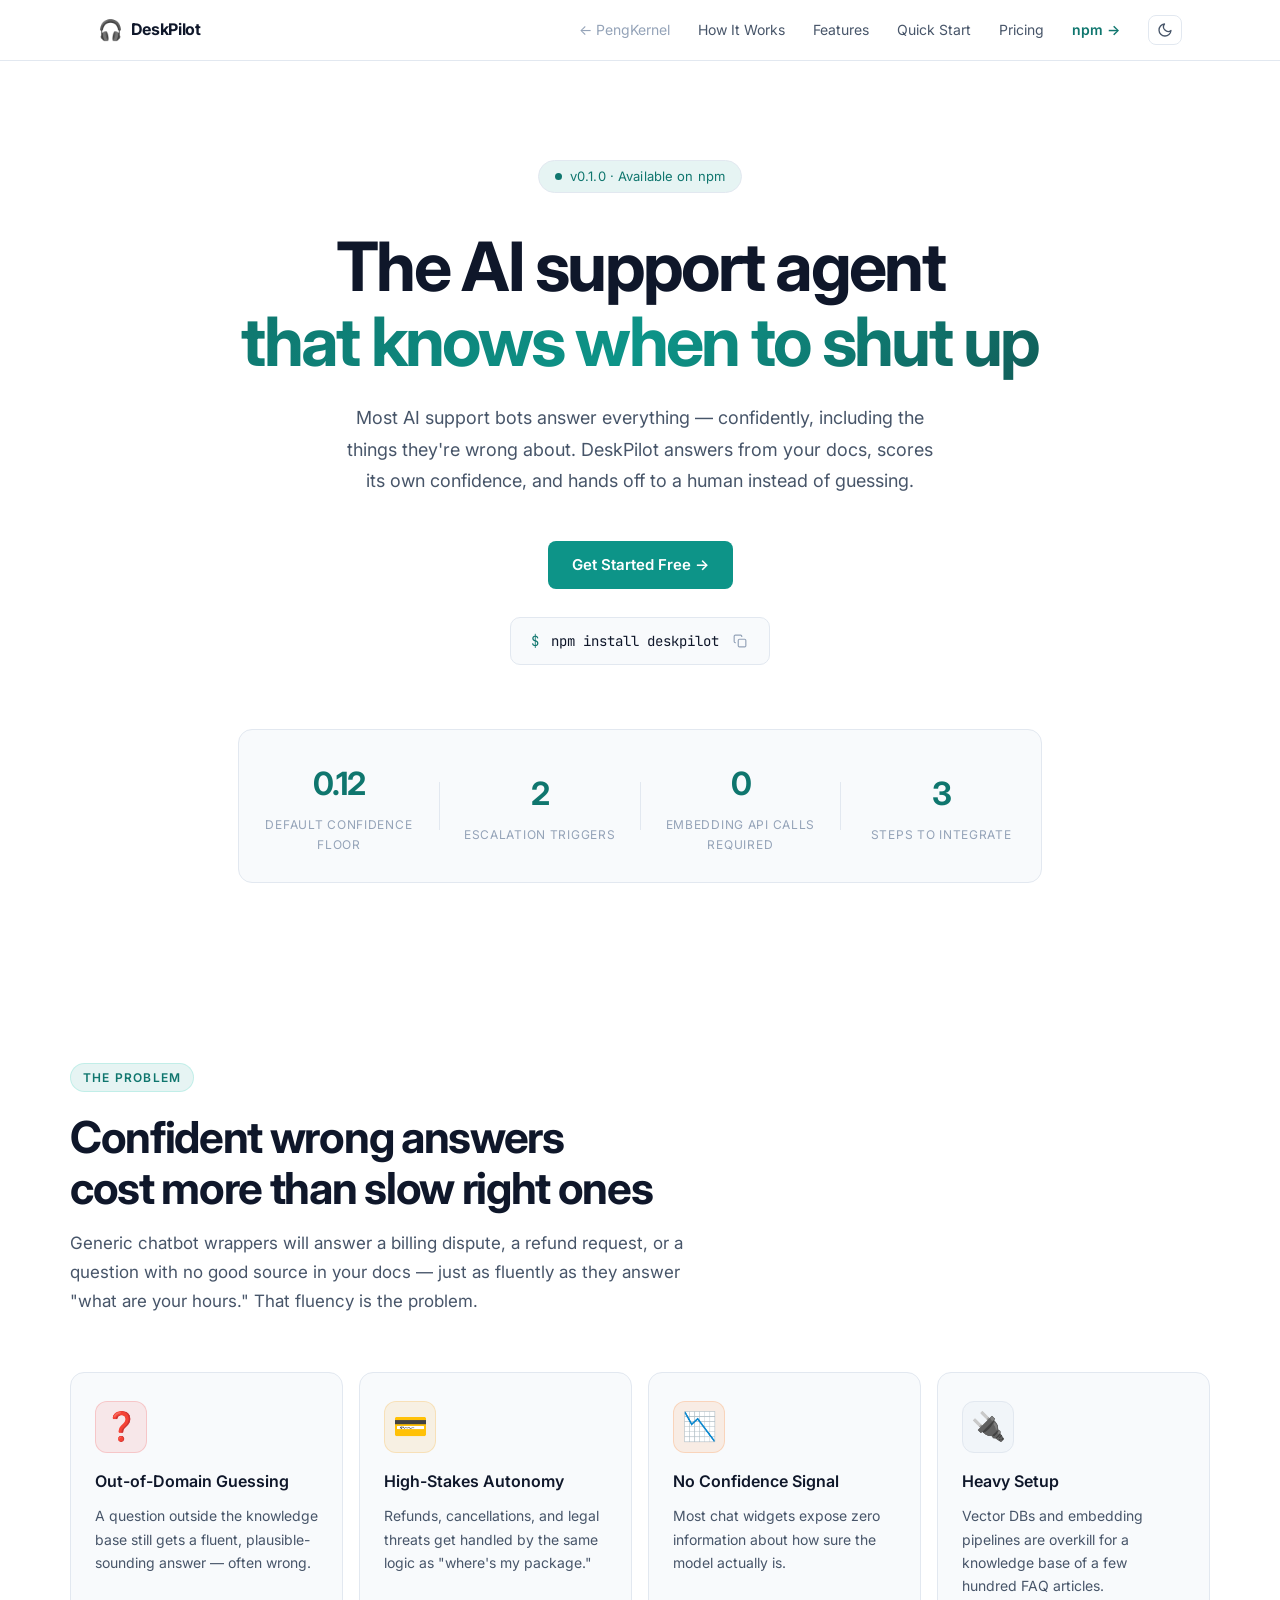
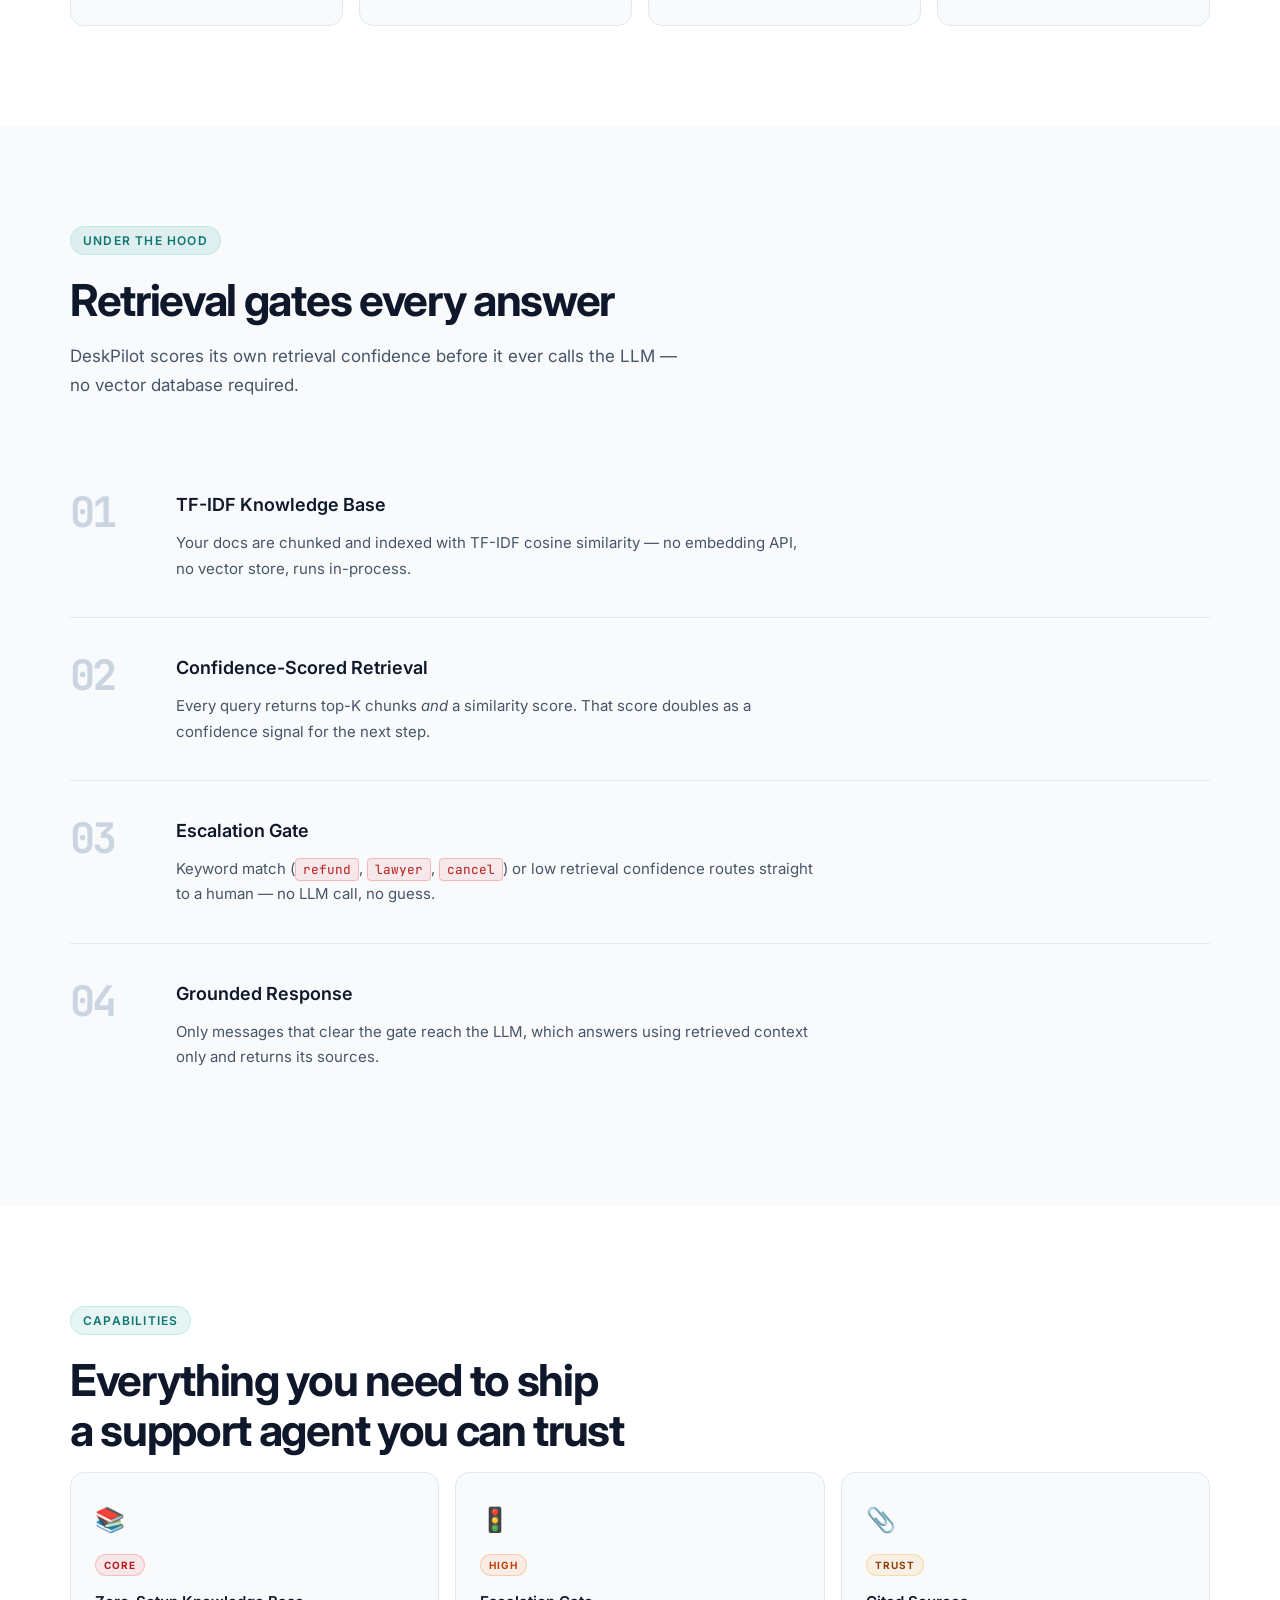
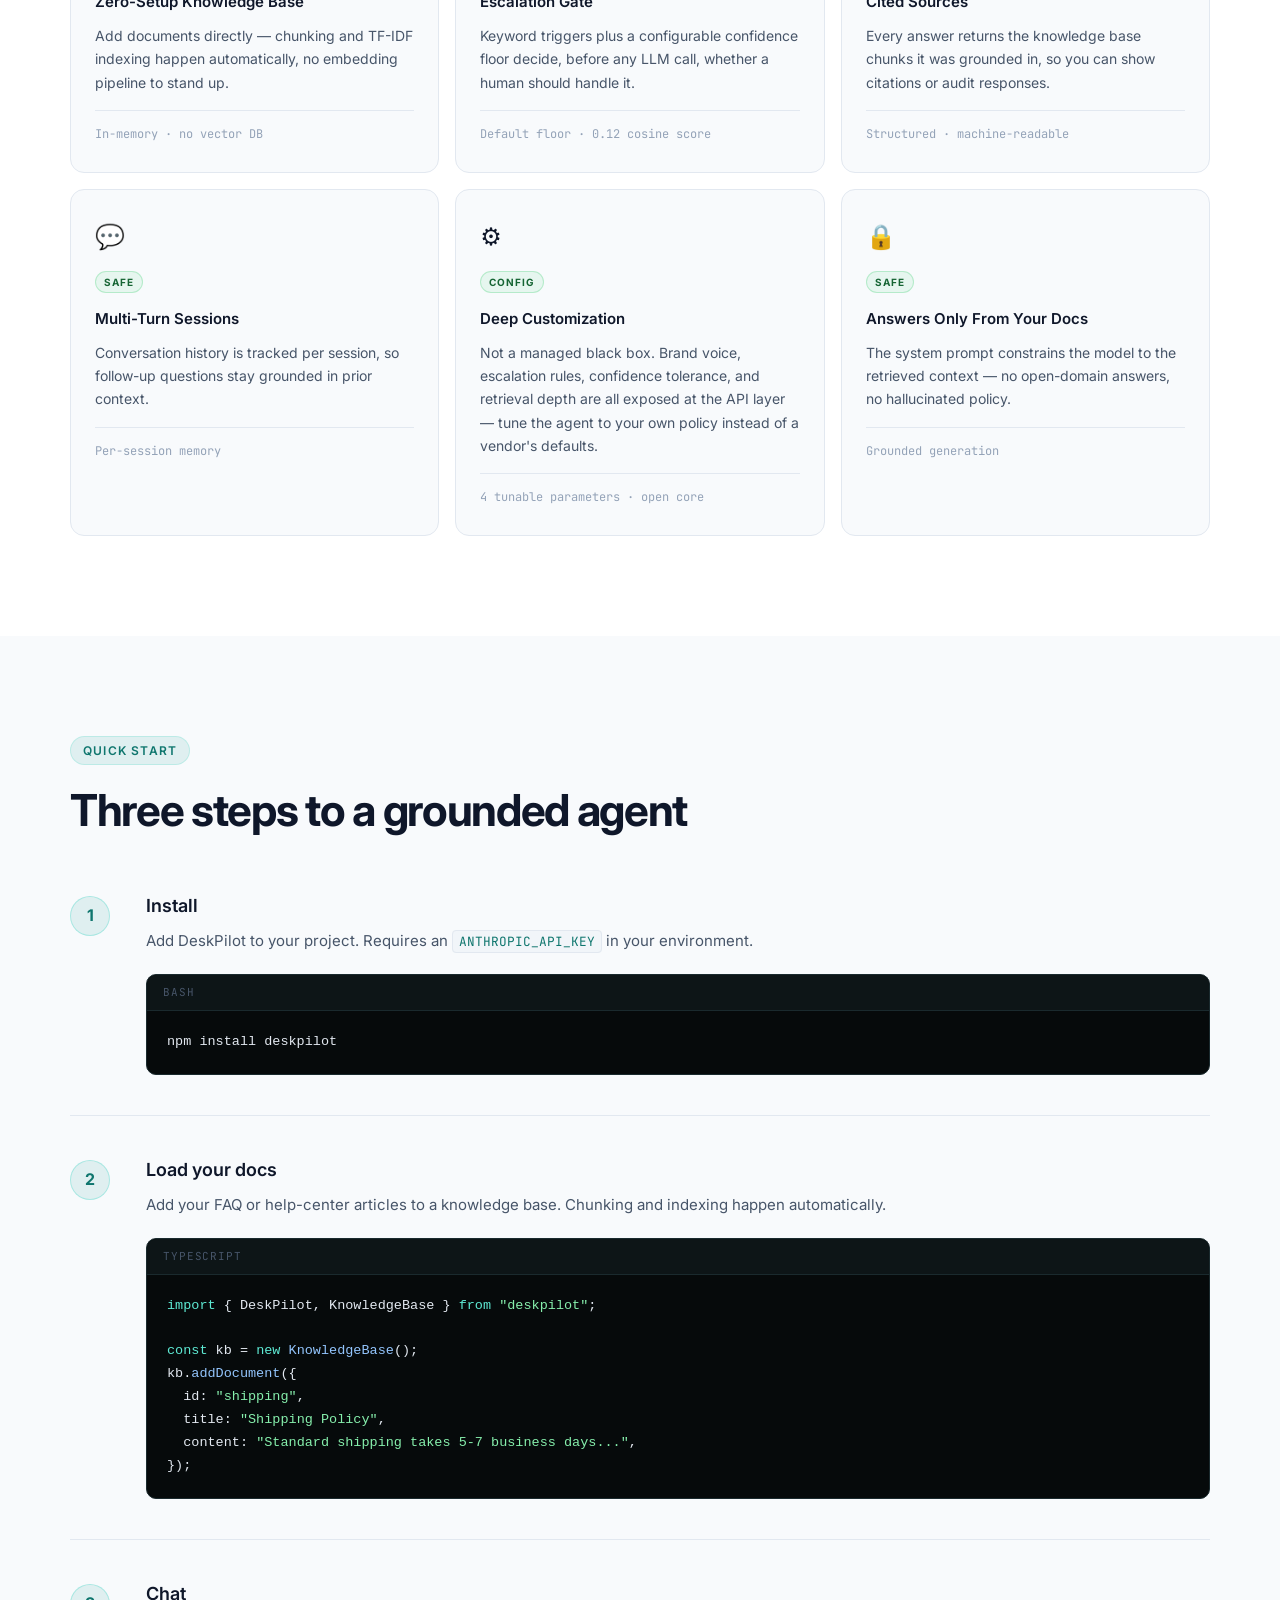
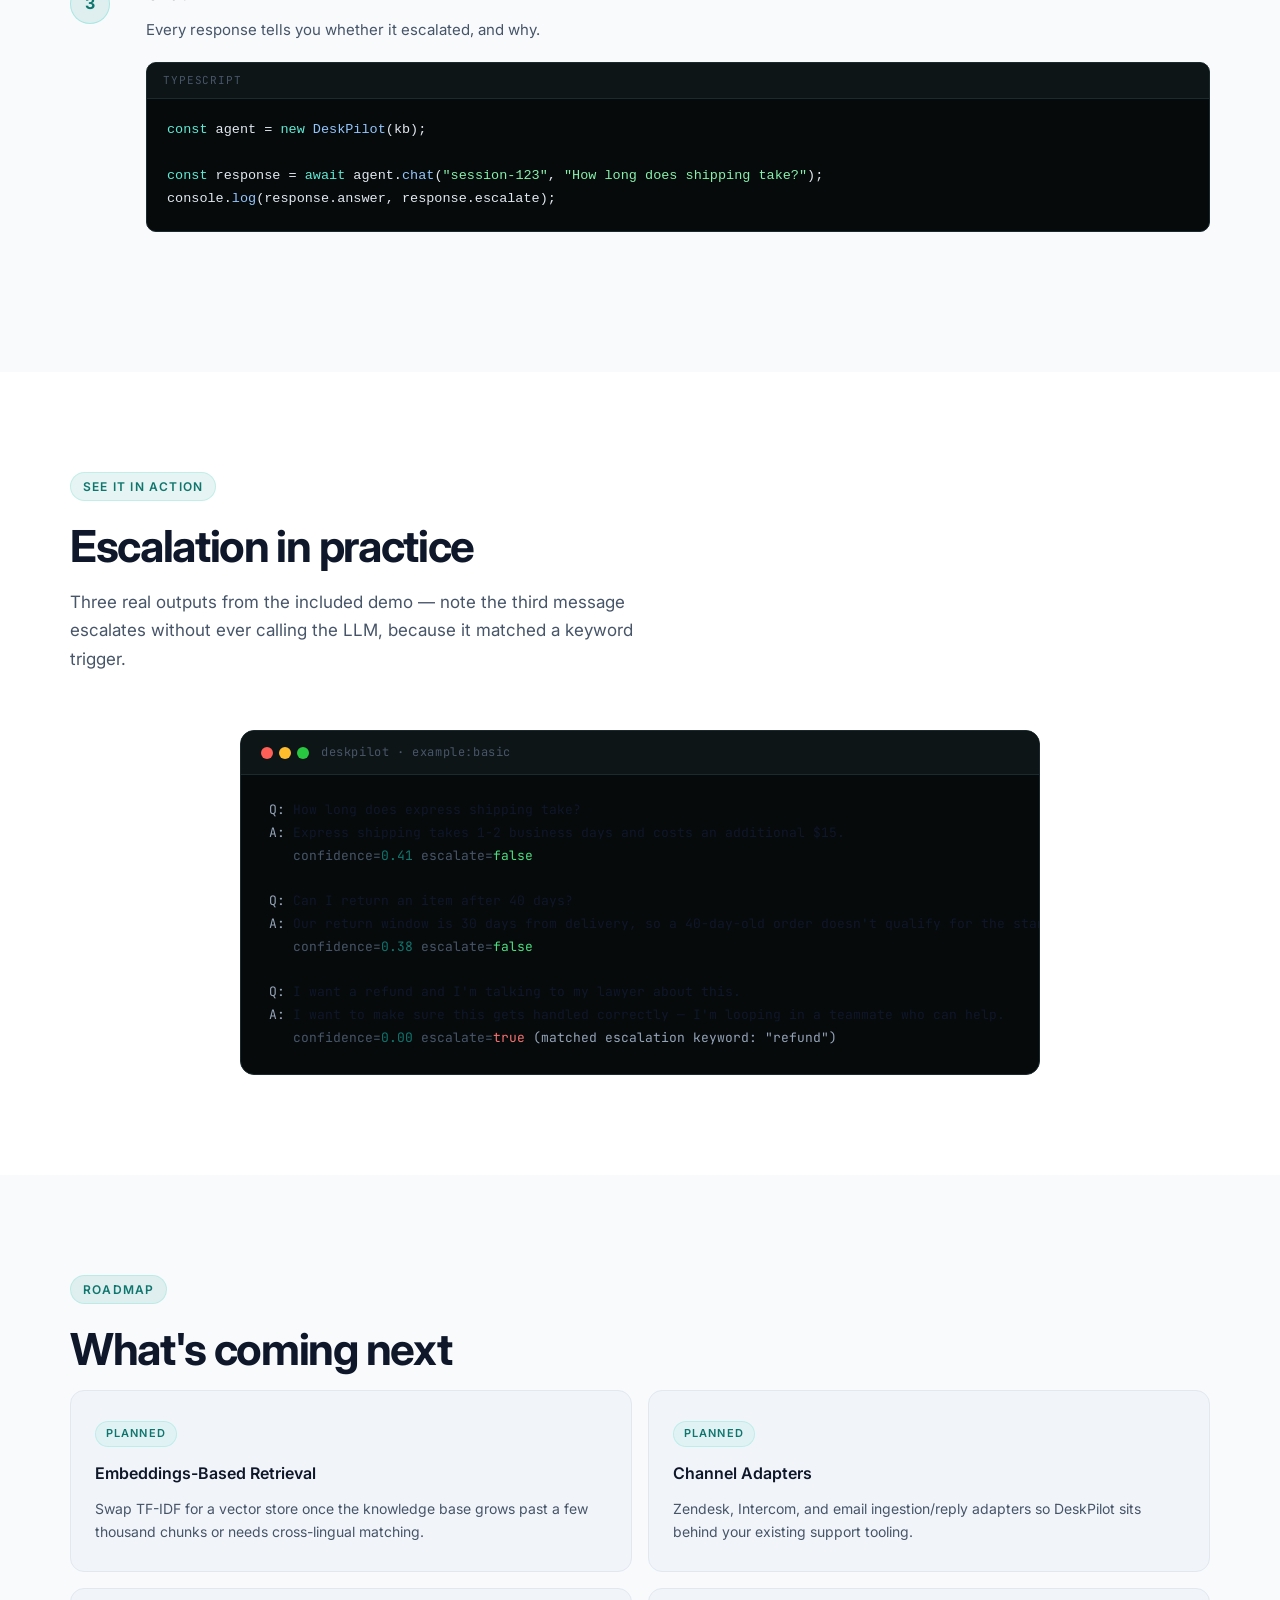
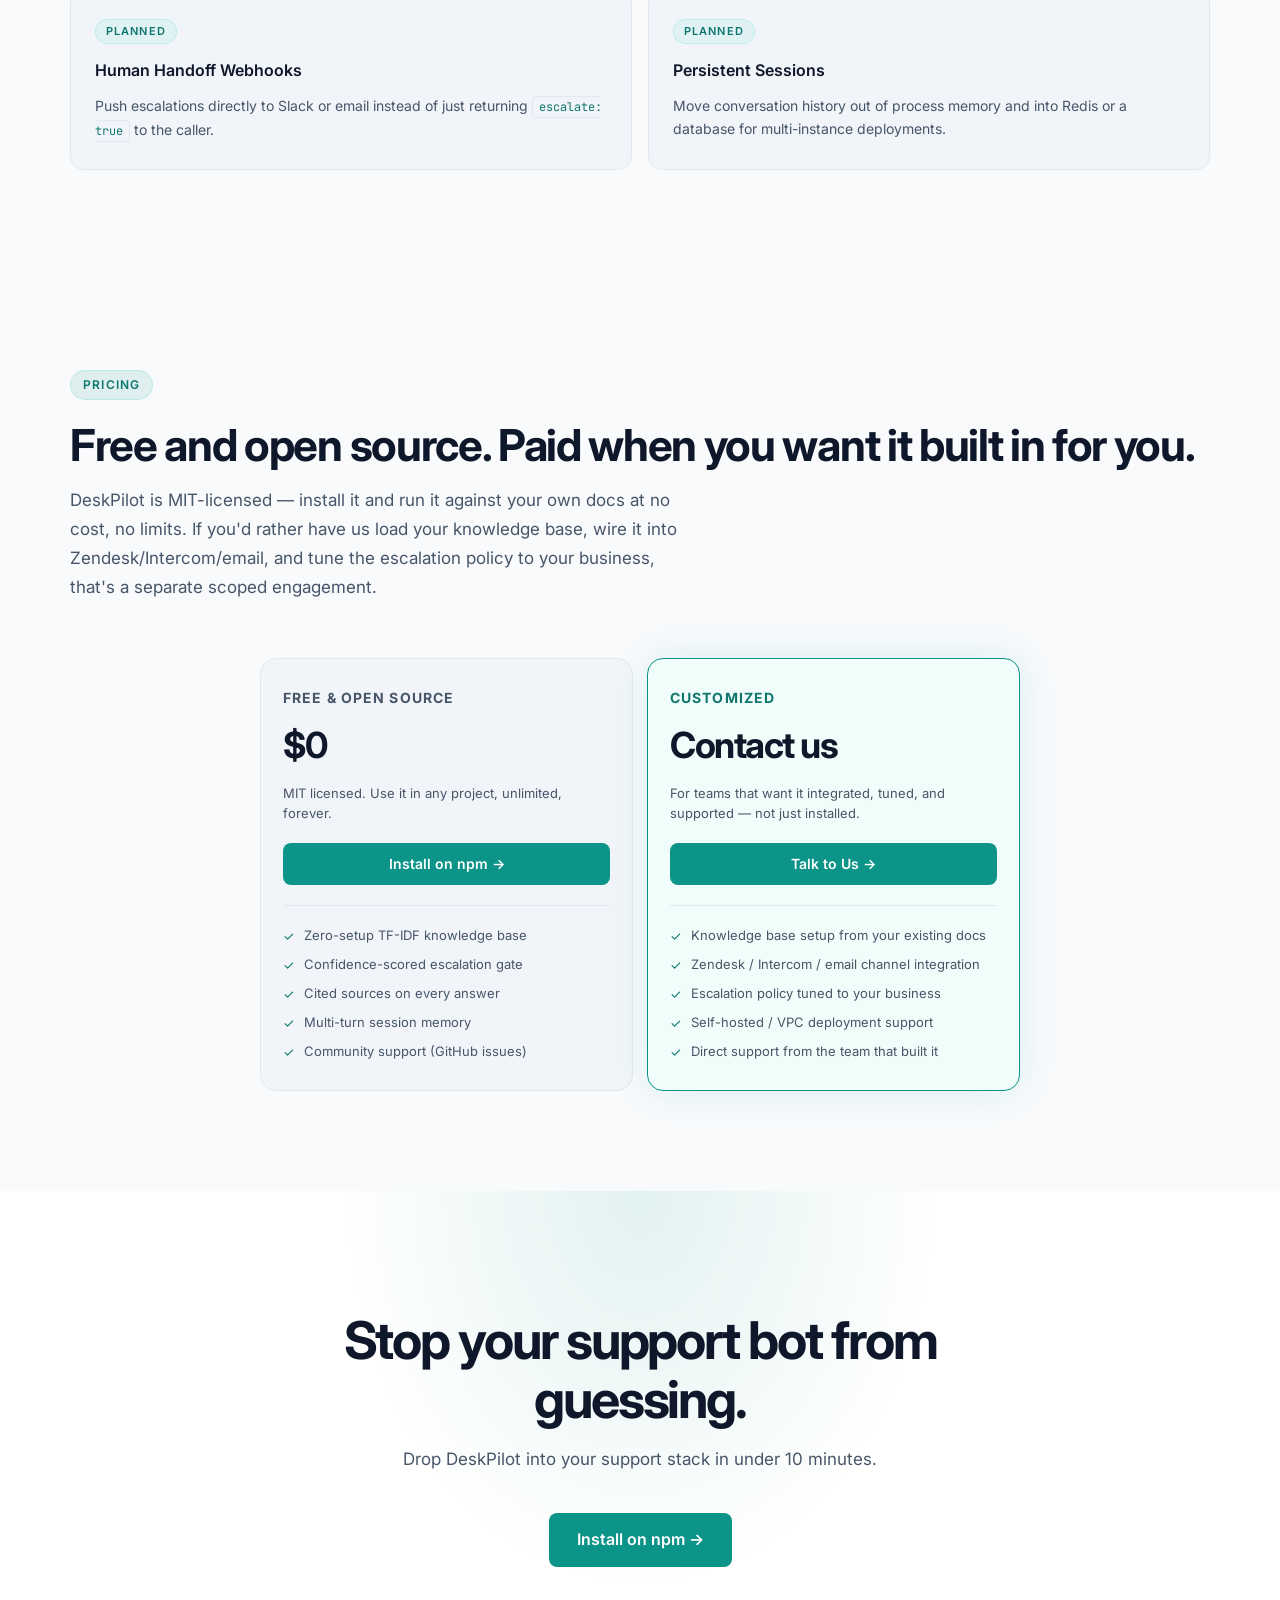
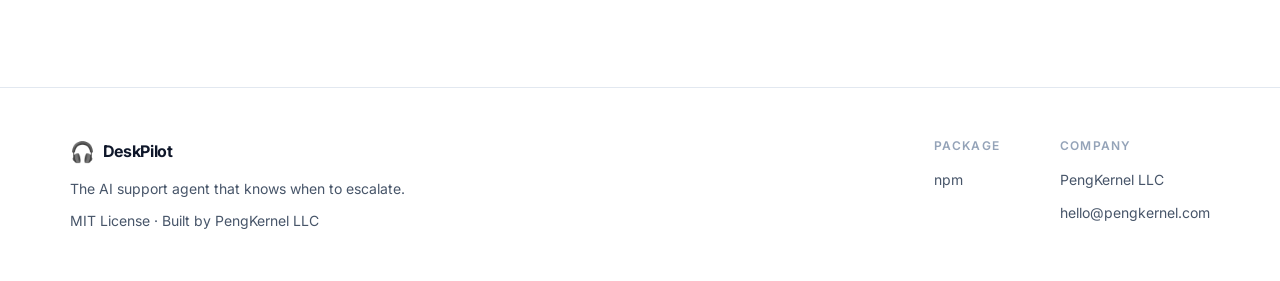
<file: products/deskpilot/index.html>
<!DOCTYPE html>
<html lang="en">
<head>
  <meta charset="UTF-8" />
  <meta name="viewport" content="width=device-width, initial-scale=1.0" />
  <title>DeskPilot — AI Support Agent That Knows When to Escalate</title>
  <meta name="description" content="A RAG-based customer support agent that answers from your docs and hands off to a human when it isn't confident — instead of guessing." />
  <link rel="preconnect" href="https://fonts.googleapis.com" />
  <link rel="preconnect" href="https://fonts.gstatic.com" crossorigin />
  <link href="https://fonts.googleapis.com/css2?family=Inter:wght@400;500;600;700&family=JetBrains+Mono:wght@400;500&display=swap" rel="stylesheet" />
  <link rel="stylesheet" href="../../styles.css" />
  <script>
    (function() {
      if (localStorage.getItem('theme') === 'dark') {
        document.documentElement.setAttribute('data-theme', 'dark');
      }
    })();
  </script>
</head>
<body>

  <!-- NAV -->
  <nav>
    <div class="nav-inner">
      <a href="../../" class="logo">
        <span class="logo-icon">🎧</span>
        DeskPilot
      </a>
      <div class="nav-links">
        <a href="../../" class="back-link">← PengKernel</a>
        <a href="#how-it-works">How It Works</a>
        <a href="#features">Features</a>
        <a href="#install">Quick Start</a>
        <a href="#pricing">Pricing</a>
        <a href="https://www.npmjs.com/package/deskpilot" target="_blank" class="nav-cta">npm →</a>
        <button class="theme-toggle" onclick="toggleTheme()" title="Toggle theme" aria-label="Toggle theme">
          <svg class="icon-moon" width="16" height="16" viewBox="0 0 24 24" fill="none" stroke="currentColor" stroke-width="2" stroke-linecap="round" stroke-linejoin="round"><path d="M21 12.79A9 9 0 1 1 11.21 3 7 7 0 0 0 21 12.79z"/></svg>
          <svg class="icon-sun" width="16" height="16" viewBox="0 0 24 24" fill="none" stroke="currentColor" stroke-width="2" stroke-linecap="round" stroke-linejoin="round"><circle cx="12" cy="12" r="5"/><line x1="12" y1="1" x2="12" y2="3"/><line x1="12" y1="21" x2="12" y2="23"/><line x1="4.22" y1="4.22" x2="5.64" y2="5.64"/><line x1="18.36" y1="18.36" x2="19.78" y2="19.78"/><line x1="1" y1="12" x2="3" y2="12"/><line x1="21" y1="12" x2="23" y2="12"/><line x1="4.22" y1="19.78" x2="5.64" y2="18.36"/><line x1="18.36" y1="5.64" x2="19.78" y2="4.22"/></svg>
        </button>
      </div>
    </div>
  </nav>

  <!-- HERO -->
  <section class="hero">
    <div class="badge">
      <span class="badge-dot"></span>
      v0.1.0 · Available on npm
    </div>
    <h1>The AI support agent<br /><span class="gradient-text">that knows when to shut up</span></h1>
    <p class="hero-sub">
      Most AI support bots answer everything — confidently, including the things
      they're wrong about. DeskPilot answers from your docs, scores its own
      confidence, and hands off to a human instead of guessing.
    </p>
    <div class="hero-actions">
      <a href="https://www.npmjs.com/package/deskpilot" target="_blank" class="btn-primary">
        Get Started Free →
      </a>
    </div>
    <div class="install-box">
      <span class="install-prompt">$</span>
      <span class="install-cmd">npm install deskpilot</span>
      <button class="copy-btn" onclick="copyInstall(this)" title="Copy">
        <svg width="14" height="14" viewBox="0 0 24 24" fill="none" stroke="currentColor" stroke-width="2"><rect x="9" y="9" width="13" height="13" rx="2"/><path d="M5 15H4a2 2 0 0 1-2-2V4a2 2 0 0 1 2-2h9a2 2 0 0 1 2 2v1"/></svg>
      </button>
    </div>

    <!-- METRICS -->
    <div class="metrics">
      <div class="metric">
        <span class="metric-value">0.12</span>
        <span class="metric-label">Default confidence floor</span>
      </div>
      <div class="metric-divider"></div>
      <div class="metric">
        <span class="metric-value">2</span>
        <span class="metric-label">Escalation triggers</span>
      </div>
      <div class="metric-divider"></div>
      <div class="metric">
        <span class="metric-value">0</span>
        <span class="metric-label">Embedding API calls required</span>
      </div>
      <div class="metric-divider"></div>
      <div class="metric">
        <span class="metric-value">3</span>
        <span class="metric-label">Steps to integrate</span>
      </div>
    </div>
  </section>

  <!-- PROBLEM -->
  <section class="section problem" id="problem">
    <div class="section-inner">
      <div class="section-label">The Problem</div>
      <h2>Confident wrong answers<br />cost more than slow right ones</h2>
      <p class="section-sub">
        Generic chatbot wrappers will answer a billing dispute, a refund request,
        or a question with no good source in your docs — just as fluently as
        they answer "what are your hours." That fluency is the problem.
      </p>
      <div class="cards-4">
        <div class="card">
          <div class="card-icon danger">❓</div>
          <h3>Out-of-Domain Guessing</h3>
          <p>A question outside the knowledge base still gets a fluent, plausible-sounding answer — often wrong.</p>
        </div>
        <div class="card">
          <div class="card-icon warning">💳</div>
          <h3>High-Stakes Autonomy</h3>
          <p>Refunds, cancellations, and legal threats get handled by the same logic as "where's my package."</p>
        </div>
        <div class="card">
          <div class="card-icon caution">📉</div>
          <h3>No Confidence Signal</h3>
          <p>Most chat widgets expose zero information about how sure the model actually is.</p>
        </div>
        <div class="card">
          <div class="card-icon muted">🔌</div>
          <h3>Heavy Setup</h3>
          <p>Vector DBs and embedding pipelines are overkill for a knowledge base of a few hundred FAQ articles.</p>
        </div>
      </div>
    </div>
  </section>

  <!-- HOW IT WORKS -->
  <section class="section how-it-works" id="how-it-works">
    <div class="section-inner">
      <div class="section-label">Under the Hood</div>
      <h2>Retrieval gates every answer</h2>
      <p class="section-sub">
        DeskPilot scores its own retrieval confidence before it ever calls the LLM —
        no vector database required.
      </p>
      <div class="layers">
        <div class="layer">
          <div class="layer-num">01</div>
          <div class="layer-body">
            <h4>TF-IDF Knowledge Base</h4>
            <p>Your docs are chunked and indexed with TF-IDF cosine similarity — no embedding API, no vector store, runs in-process.</p>
          </div>
        </div>
        <div class="layer">
          <div class="layer-num">02</div>
          <div class="layer-body">
            <h4>Confidence-Scored Retrieval</h4>
            <p>Every query returns top-K chunks <em>and</em> a similarity score. That score doubles as a confidence signal for the next step.</p>
          </div>
        </div>
        <div class="layer">
          <div class="layer-num">03</div>
          <div class="layer-body">
            <h4>Escalation Gate</h4>
            <p>Keyword match (<code class="signal loop">refund</code>, <code class="signal loop">lawyer</code>, <code class="signal loop">cancel</code>) or low retrieval confidence routes straight to a human — no LLM call, no guess.</p>
          </div>
        </div>
        <div class="layer">
          <div class="layer-num">04</div>
          <div class="layer-body">
            <h4>Grounded Response</h4>
            <p>Only messages that clear the gate reach the LLM, which answers using retrieved context only and returns its sources.</p>
          </div>
        </div>
      </div>
    </div>
  </section>

  <!-- FEATURES -->
  <section class="section features" id="features">
    <div class="section-inner">
      <div class="section-label">Capabilities</div>
      <h2>Everything you need to ship<br />a support agent you can trust</h2>
      <div class="feat-grid">
        <div class="feat-card">
          <div class="feat-icon">📚</div>
          <div class="feat-tag tag-red">CORE</div>
          <h4>Zero-Setup Knowledge Base</h4>
          <p>Add documents directly — chunking and TF-IDF indexing happen automatically, no embedding pipeline to stand up.</p>
          <div class="feat-stat">In-memory · no vector DB</div>
        </div>
        <div class="feat-card">
          <div class="feat-icon">🚦</div>
          <div class="feat-tag tag-orange">HIGH</div>
          <h4>Escalation Gate</h4>
          <p>Keyword triggers plus a configurable confidence floor decide, before any LLM call, whether a human should handle it.</p>
          <div class="feat-stat">Default floor · 0.12 cosine score</div>
        </div>
        <div class="feat-card">
          <div class="feat-icon">📎</div>
          <div class="feat-tag tag-yellow">TRUST</div>
          <h4>Cited Sources</h4>
          <p>Every answer returns the knowledge base chunks it was grounded in, so you can show citations or audit responses.</p>
          <div class="feat-stat">Structured · machine-readable</div>
        </div>
        <div class="feat-card">
          <div class="feat-icon">💬</div>
          <div class="feat-tag tag-green">SAFE</div>
          <h4>Multi-Turn Sessions</h4>
          <p>Conversation history is tracked per session, so follow-up questions stay grounded in prior context.</p>
          <div class="feat-stat">Per-session memory</div>
        </div>
        <div class="feat-card">
          <div class="feat-icon">⚙️</div>
          <div class="feat-tag tag-green">CONFIG</div>
          <h4>Deep Customization</h4>
          <p>Not a managed black box. Brand voice, escalation rules, confidence tolerance, and retrieval depth are all exposed at the API layer — tune the agent to your own policy instead of a vendor's defaults.</p>
          <div class="feat-stat">4 tunable parameters · open core</div>
        </div>
        <div class="feat-card">
          <div class="feat-icon">🔒</div>
          <div class="feat-tag tag-green">SAFE</div>
          <h4>Answers Only From Your Docs</h4>
          <p>The system prompt constrains the model to the retrieved context — no open-domain answers, no hallucinated policy.</p>
          <div class="feat-stat">Grounded generation</div>
        </div>
      </div>
    </div>
  </section>

  <!-- QUICK START -->
  <section class="section install-section" id="install">
    <div class="section-inner">
      <div class="section-label">Quick Start</div>
      <h2>Three steps to a grounded agent</h2>
      <div class="steps">
        <div class="step">
          <div class="step-num">1</div>
          <div class="step-body">
            <h4>Install</h4>
            <p>Add DeskPilot to your project. Requires an <code>ANTHROPIC_API_KEY</code> in your environment.</p>
            <div class="code-block">
              <div class="code-header"><span class="code-lang">bash</span></div>
              <pre>npm install deskpilot</pre>
            </div>
          </div>
        </div>
        <div class="step">
          <div class="step-num">2</div>
          <div class="step-body">
            <h4>Load your docs</h4>
            <p>Add your FAQ or help-center articles to a knowledge base. Chunking and indexing happen automatically.</p>
            <div class="code-block">
              <div class="code-header"><span class="code-lang">typescript</span></div>
              <pre><span class="kw">import</span> { DeskPilot, KnowledgeBase } <span class="kw">from</span> <span class="str">"deskpilot"</span>;

<span class="kw">const</span> kb = <span class="kw">new</span> <span class="fn">KnowledgeBase</span>();
kb.<span class="fn">addDocument</span>({
  id: <span class="str">"shipping"</span>,
  title: <span class="str">"Shipping Policy"</span>,
  content: <span class="str">"Standard shipping takes 5-7 business days..."</span>,
});</pre>
            </div>
          </div>
        </div>
        <div class="step">
          <div class="step-num">3</div>
          <div class="step-body">
            <h4>Chat</h4>
            <p>Every response tells you whether it escalated, and why.</p>
            <div class="code-block">
              <div class="code-header"><span class="code-lang">typescript</span></div>
              <pre><span class="kw">const</span> agent = <span class="kw">new</span> <span class="fn">DeskPilot</span>(kb);

<span class="kw">const</span> response = <span class="kw">await</span> agent.<span class="fn">chat</span>(<span class="str">"session-123"</span>, <span class="str">"How long does shipping take?"</span>);
console.<span class="fn">log</span>(response.answer, response.escalate);</pre>
            </div>
          </div>
        </div>
      </div>
    </div>
  </section>

  <!-- DEMO -->
  <section class="section demo-section" id="demo">
    <div class="section-inner">
      <div class="section-label">See It in Action</div>
      <h2>Escalation in practice</h2>
      <p class="section-sub">
        Three real outputs from the included demo — note the third message escalates
        without ever calling the LLM, because it matched a keyword trigger.
      </p>
      <div class="terminal">
        <div class="terminal-header">
          <div class="terminal-dots">
            <span class="dot red"></span>
            <span class="dot yellow"></span>
            <span class="dot green"></span>
          </div>
          <span class="terminal-title">deskpilot · example:basic</span>
        </div>
        <div class="terminal-body">
          <pre><span class="t-dim">Q:</span> How long does express shipping take?
<span class="t-dim">A:</span> Express shipping takes 1-2 business days and costs an additional $15.
   <span class="t-label">confidence=</span><span class="t-value">0.41</span> <span class="t-label">escalate=</span><span class="t-green">false</span>

<span class="t-dim">Q:</span> Can I return an item after 40 days?
<span class="t-dim">A:</span> Our return window is 30 days from delivery, so a 40-day-old order doesn't qualify for the standard return process.
   <span class="t-label">confidence=</span><span class="t-value">0.38</span> <span class="t-label">escalate=</span><span class="t-green">false</span>

<span class="t-dim">Q:</span> I want a refund and I'm talking to my lawyer about this.
<span class="t-dim">A:</span> I want to make sure this gets handled correctly — I'm looping in a teammate who can help.
   <span class="t-label">confidence=</span><span class="t-value">0.00</span> <span class="t-label">escalate=</span><span class="t-danger">true</span> <span class="t-dim">(matched escalation keyword: "refund")</span></pre>
        </div>
      </div>
    </div>
  </section>

  <!-- ROADMAP -->
  <section class="section roadmap-section" id="roadmap">
    <div class="section-inner">
      <div class="section-label">Roadmap</div>
      <h2>What's coming next</h2>
      <div class="roadmap-grid">
        <div class="roadmap-item planned">
          <div class="roadmap-status">Planned</div>
          <h4>Embeddings-Based Retrieval</h4>
          <p>Swap TF-IDF for a vector store once the knowledge base grows past a few thousand chunks or needs cross-lingual matching.</p>
        </div>
        <div class="roadmap-item planned">
          <div class="roadmap-status">Planned</div>
          <h4>Channel Adapters</h4>
          <p>Zendesk, Intercom, and email ingestion/reply adapters so DeskPilot sits behind your existing support tooling.</p>
        </div>
        <div class="roadmap-item planned">
          <div class="roadmap-status">Planned</div>
          <h4>Human Handoff Webhooks</h4>
          <p>Push escalations directly to Slack or email instead of just returning <code>escalate: true</code> to the caller.</p>
        </div>
        <div class="roadmap-item planned">
          <div class="roadmap-status">Planned</div>
          <h4>Persistent Sessions</h4>
          <p>Move conversation history out of process memory and into Redis or a database for multi-instance deployments.</p>
        </div>
      </div>
    </div>
  </section>

  <!-- PRICING -->
  <section class="section pricing-section" id="pricing">
    <div class="section-inner">
      <div class="section-label">Pricing</div>
      <h2>Free and open source. Paid when you want it built in for you.</h2>
      <p class="section-sub">
        DeskPilot is MIT-licensed — install it and run it against your own docs at no cost, no limits.
        If you'd rather have us load your knowledge base, wire it into Zendesk/Intercom/email, and tune
        the escalation policy to your business, that's a separate scoped engagement.
      </p>
      <div class="pricing-grid pricing-grid-two">

        <!-- FREE -->
        <div class="plan">
          <div class="plan-header">
            <div class="plan-name">Free &amp; Open Source</div>
            <div class="plan-price"><span class="plan-amount">$0</span></div>
            <p class="plan-desc">MIT licensed. Use it in any project, unlimited, forever.</p>
          </div>
          <a href="https://www.npmjs.com/package/deskpilot" target="_blank" class="plan-btn plan-btn-primary">Install on npm →</a>
          <ul class="plan-features">
            <li><span class="check">✓</span> Zero-setup TF-IDF knowledge base</li>
            <li><span class="check">✓</span> Confidence-scored escalation gate</li>
            <li><span class="check">✓</span> Cited sources on every answer</li>
            <li><span class="check">✓</span> Multi-turn session memory</li>
            <li><span class="check">✓</span> Community support (GitHub issues)</li>
          </ul>
        </div>

        <!-- CUSTOM -->
        <div class="plan plan-featured">
          <div class="plan-header">
            <div class="plan-name">Customized</div>
            <div class="plan-price"><span class="plan-amount">Contact us</span></div>
            <p class="plan-desc">For teams that want it integrated, tuned, and supported — not just installed.</p>
          </div>
          <a href="mailto:hello@pengkernel.com?subject=DeskPilot Custom Engagement" class="plan-btn plan-btn-primary">Talk to Us →</a>
          <ul class="plan-features">
            <li><span class="check">✓</span> Knowledge base setup from your existing docs</li>
            <li><span class="check">✓</span> Zendesk / Intercom / email channel integration</li>
            <li><span class="check">✓</span> Escalation policy tuned to your business</li>
            <li><span class="check">✓</span> Self-hosted / VPC deployment support</li>
            <li><span class="check">✓</span> Direct support from the team that built it</li>
          </ul>
        </div>

      </div>
    </div>
  </section>

  <!-- CTA -->
  <section class="section cta-section">
    <div class="section-inner cta-inner">
      <h2>Stop your support bot from guessing.</h2>
      <p>Drop DeskPilot into your support stack in under 10 minutes.</p>
      <div class="cta-actions">
        <a href="https://www.npmjs.com/package/deskpilot" target="_blank" class="btn-primary btn-lg">
          Install on npm →
        </a>
      </div>
    </div>
  </section>

  <!-- FOOTER -->
  <footer>
    <div class="footer-inner">
      <div class="footer-left">
        <span class="logo">
          <span class="logo-icon">🎧</span>
          DeskPilot
        </span>
        <p>The AI support agent that knows when to escalate.</p>
        <p class="footer-copy">MIT License · Built by PengKernel LLC</p>
      </div>
      <div class="footer-links">
        <div class="footer-col">
          <h5>Package</h5>
          <a href="https://www.npmjs.com/package/deskpilot" target="_blank">npm</a>
        </div>
        <div class="footer-col">
          <h5>Company</h5>
          <a href="../../">PengKernel LLC</a>
          <a href="mailto:hello@pengkernel.com">hello@pengkernel.com</a>
        </div>
      </div>
    </div>
  </footer>

  <script>
    function toggleTheme() {
      const html = document.documentElement;
      const isDark = html.getAttribute('data-theme') === 'dark';
      if (isDark) {
        html.removeAttribute('data-theme');
        localStorage.setItem('theme', 'light');
      } else {
        html.setAttribute('data-theme', 'dark');
        localStorage.setItem('theme', 'dark');
      }
    }

    function copyInstall(btn) {
      navigator.clipboard.writeText('npm install deskpilot');
      btn.innerHTML = '<svg width="14" height="14" viewBox="0 0 24 24" fill="none" stroke="currentColor" stroke-width="2"><polyline points="20 6 9 17 4 12"/></svg>';
      setTimeout(() => {
        btn.innerHTML = '<svg width="14" height="14" viewBox="0 0 24 24" fill="none" stroke="currentColor" stroke-width="2"><rect x="9" y="9" width="13" height="13" rx="2"/><path d="M5 15H4a2 2 0 0 1-2-2V4a2 2 0 0 1 2-2h9a2 2 0 0 1 2 2v1"/></svg>';
      }, 2000);
    }
  </script>
</body>
</html>
</file>
<file: styles.css>
*, *::before, *::after { box-sizing: border-box; margin: 0; padding: 0; }

:root {
  --bg: #ffffff;
  --bg2: #f8fafc;
  --bg3: #f1f5f9;
  --border: #e2e8f0;
  --teal: #0d9488;
  --teal-light: #0f766e;
  --teal-glow: rgba(13, 148, 136, 0.1);
  --teal-glow2: rgba(13, 148, 136, 0.07);
  --text: #0f172a;
  --text-muted: #475569;
  --text-dim: #94a3b8;
  --green: #16a34a;
  --red: #dc2626;
  --orange: #ea580c;
  --yellow: #d97706;
  --nav-bg: rgba(255, 255, 255, 0.88);
  --plan-featured-bg: #f0fdfa;
  --layer-num-color: #cbd5e1;
  --border-hover: var(--teal);
  --gradient-start: #0f766e;
  --gradient-mid: #0d9488;
  --gradient-end: #115e59;
  --signal-danger-bg: rgba(220, 38, 38, 0.08);
  --signal-danger-text: #b91c1c;
  --signal-limit-bg: rgba(180, 83, 9, 0.08);
  --signal-limit-text: #b45309;
  --tag-red-text: #b91c1c;
  --tag-orange-text: #c2410c;
  --tag-yellow-text: #92400e;
  --tag-green-text: #166534;
}

[data-theme="dark"] {
  --bg: #080d0f;
  --bg2: #0d1517;
  --bg3: #111d20;
  --border: #1a2a2e;
  --teal: #0d9488;
  --teal-light: #2dd4bf;
  --teal-glow: rgba(13, 148, 136, 0.15);
  --teal-glow2: rgba(45, 212, 191, 0.08);
  --text: #e2e8f0;
  --text-muted: #94a3b8;
  --text-dim: #475569;
  --green: #22c55e;
  --red: #ef4444;
  --orange: #f97316;
  --yellow: #f59e0b;
  --nav-bg: rgba(8, 13, 15, 0.88);
  --plan-featured-bg: #091618;
  --layer-num-color: #1a2a2e;
  --border-hover: #1e3a3e;
  --gradient-start: #2dd4bf;
  --gradient-mid: #0d9488;
  --gradient-end: #0f766e;
  --signal-danger-bg: rgba(239, 68, 68, 0.12);
  --signal-danger-text: #f87171;
  --signal-limit-bg: rgba(245, 158, 11, 0.12);
  --signal-limit-text: #fbbf24;
  --tag-red-text: #f87171;
  --tag-orange-text: #fb923c;
  --tag-yellow-text: #fbbf24;
  --tag-green-text: #4ade80;
}

html { scroll-behavior: smooth; }

body {
  background: var(--bg);
  color: var(--text);
  font-family: 'Inter', system-ui, sans-serif;
  font-size: 16px;
  line-height: 1.6;
  -webkit-font-smoothing: antialiased;
}

a { color: inherit; text-decoration: none; }
code {
  font-family: 'JetBrains Mono', monospace;
  font-size: 0.85em;
  background: var(--bg3);
  border: 1px solid var(--border);
  padding: 2px 6px;
  border-radius: 4px;
  color: var(--teal-light);
}

/* NAV */
nav {
  position: fixed;
  top: 0; left: 0; right: 0;
  z-index: 100;
  border-bottom: 1px solid var(--border);
  background: var(--nav-bg);
  backdrop-filter: blur(14px);
}
.nav-inner {
  max-width: 1140px;
  margin: 0 auto;
  padding: 0 28px;
  height: 60px;
  display: flex;
  align-items: center;
  justify-content: space-between;
}
.logo {
  display: flex;
  align-items: center;
  gap: 8px;
  font-weight: 700;
  font-size: 16px;
  letter-spacing: -0.02em;
  color: var(--text);
}
.logo-icon { font-size: 20px; }
.nav-links {
  display: flex;
  align-items: center;
  gap: 28px;
  font-size: 14px;
  color: var(--text-muted);
}
.nav-links a:hover { color: var(--text); }
.nav-cta { color: var(--teal-light) !important; font-weight: 600; }
.back-link { color: var(--text-dim) !important; }
.back-link:hover { color: var(--text) !important; }
.theme-toggle {
  background: none;
  border: 1px solid var(--border);
  border-radius: 8px;
  padding: 6px 8px;
  cursor: pointer;
  color: var(--text-muted);
  display: flex;
  align-items: center;
  transition: border-color 0.15s, color 0.15s;
}
.theme-toggle:hover { border-color: var(--teal-light); color: var(--text); }
.icon-sun { display: none; }
.icon-moon { display: block; }
[data-theme="dark"] .icon-sun { display: block; }
[data-theme="dark"] .icon-moon { display: none; }

/* HERO */
.hero {
  max-width: 860px;
  margin: 0 auto;
  padding: 160px 28px 80px;
  text-align: center;
}
.badge {
  display: inline-flex;
  align-items: center;
  gap: 8px;
  padding: 5px 16px;
  border: 1px solid var(--border);
  border-radius: 999px;
  font-size: 13px;
  color: var(--teal-light);
  background: var(--teal-glow);
  margin-bottom: 36px;
  letter-spacing: 0.01em;
}
.badge-dot {
  width: 7px; height: 7px;
  background: var(--teal-light);
  border-radius: 50%;
  animation: pulse 2s ease-in-out infinite;
}
@keyframes pulse {
  0%, 100% { opacity: 1; }
  50% { opacity: 0.4; }
}
.hero h1 {
  font-size: clamp(40px, 6.5vw, 68px);
  font-weight: 700;
  line-height: 1.1;
  letter-spacing: -0.04em;
  margin-bottom: 24px;
}
.gradient-text {
  background: linear-gradient(135deg, var(--gradient-start) 0%, var(--gradient-mid) 50%, var(--gradient-end) 100%);
  -webkit-background-clip: text;
  -webkit-text-fill-color: transparent;
  background-clip: text;
}
.hero-sub {
  font-size: 18px;
  color: var(--text-muted);
  max-width: 600px;
  margin: 0 auto 44px;
  line-height: 1.75;
}
.hero-actions {
  display: flex;
  gap: 14px;
  justify-content: center;
  flex-wrap: wrap;
  margin-bottom: 28px;
}
.btn-primary {
  display: inline-flex;
  align-items: center;
  gap: 8px;
  padding: 12px 24px;
  background: var(--teal);
  color: white;
  border-radius: 8px;
  font-weight: 600;
  font-size: 15px;
  transition: background 0.15s, transform 0.1s;
}
.btn-primary:hover { background: #0f766e; transform: translateY(-1px); }
.btn-secondary {
  display: inline-flex;
  align-items: center;
  padding: 12px 24px;
  border: 1px solid var(--border);
  border-radius: 8px;
  font-weight: 500;
  font-size: 15px;
  color: var(--text-muted);
  transition: border-color 0.15s, color 0.15s;
}
.btn-secondary:hover { border-color: var(--teal-light); color: var(--text); }
.btn-lg { padding: 14px 28px; font-size: 16px; }
.install-box {
  display: inline-flex;
  align-items: center;
  gap: 12px;
  padding: 12px 20px;
  background: var(--bg2);
  border: 1px solid var(--border);
  border-radius: 10px;
  font-family: 'JetBrains Mono', monospace;
  font-size: 14px;
  margin-bottom: 64px;
}
.install-prompt { color: var(--teal-light); }
.install-cmd { color: var(--text); }
.copy-btn {
  background: none;
  border: none;
  cursor: pointer;
  color: var(--text-dim);
  padding: 2px;
  display: flex;
  align-items: center;
  transition: color 0.15s;
}
.copy-btn:hover { color: var(--teal-light); }

/* METRICS */
.metrics {
  display: flex;
  align-items: center;
  justify-content: center;
  gap: 0;
  background: var(--bg2);
  border: 1px solid var(--border);
  border-radius: 14px;
  padding: 28px 0;
  flex-wrap: wrap;
}
.metric {
  display: flex;
  flex-direction: column;
  align-items: center;
  gap: 6px;
  flex: 1;
  padding: 0 20px;
}
.metric-value {
  font-size: 32px;
  font-weight: 700;
  color: var(--teal-light);
  letter-spacing: -0.04em;
  font-family: 'Inter', sans-serif;
}
.metric-label {
  font-size: 12px;
  color: var(--text-dim);
  text-transform: uppercase;
  letter-spacing: 0.06em;
}
.metric-divider {
  width: 1px;
  height: 48px;
  background: var(--border);
}

/* SECTIONS */
.section { padding: 100px 28px; }
.section-inner { max-width: 1140px; margin: 0 auto; }
.section-label {
  display: inline-block;
  font-size: 12px;
  font-weight: 600;
  text-transform: uppercase;
  letter-spacing: 0.1em;
  color: var(--teal-light);
  background: var(--teal-glow);
  border: 1px solid rgba(45, 212, 191, 0.2);
  padding: 4px 12px;
  border-radius: 999px;
  margin-bottom: 20px;
}
.section h2 {
  font-size: clamp(28px, 4vw, 44px);
  font-weight: 700;
  letter-spacing: -0.03em;
  line-height: 1.15;
  margin-bottom: 16px;
}
.section-sub {
  font-size: 17px;
  color: var(--text-muted);
  max-width: 620px;
  line-height: 1.7;
  margin-bottom: 56px;
}

/* PROBLEM */
.problem { background: var(--bg); }
.cards-4 {
  display: grid;
  grid-template-columns: repeat(4, 1fr);
  gap: 16px;
}
.card {
  background: var(--bg2);
  border: 1px solid var(--border);
  border-radius: 14px;
  padding: 28px 24px;
  transition: border-color 0.2s;
}
.card:hover { border-color: var(--teal); }
.card-icon {
  font-size: 28px;
  margin-bottom: 16px;
  width: 52px;
  height: 52px;
  border-radius: 12px;
  display: flex;
  align-items: center;
  justify-content: center;
}
.card-icon.danger { background: rgba(239, 68, 68, 0.1); border: 1px solid rgba(239, 68, 68, 0.2); }
.card-icon.warning { background: rgba(245, 158, 11, 0.1); border: 1px solid rgba(245, 158, 11, 0.2); }
.card-icon.caution { background: rgba(249, 115, 22, 0.1); border: 1px solid rgba(249, 115, 22, 0.2); }
.card-icon.muted { background: var(--bg3); border: 1px solid var(--border); }
.card h3 { font-size: 16px; font-weight: 600; margin-bottom: 10px; }
.card p { font-size: 14px; color: var(--text-muted); line-height: 1.65; }

/* HOW IT WORKS */
.how-it-works { background: var(--bg2); }
.layers { display: flex; flex-direction: column; gap: 0; }
.layer {
  display: flex;
  gap: 36px;
  align-items: flex-start;
  padding: 36px 0;
  border-bottom: 1px solid var(--border);
}
.layer:last-child { border-bottom: none; }
.layer-num {
  font-size: 42px;
  font-weight: 700;
  color: var(--layer-num-color);
  letter-spacing: -0.06em;
  min-width: 70px;
  line-height: 1;
  font-family: 'JetBrains Mono', monospace;
  transition: color 0.2s;
}
.layer:hover .layer-num { color: var(--teal); }
.layer-body h4 { font-size: 18px; font-weight: 600; margin-bottom: 10px; }
.layer-body p { font-size: 15px; color: var(--text-muted); line-height: 1.7; max-width: 640px; }
.signal {
  font-family: 'JetBrains Mono', monospace;
  font-size: 0.85em;
  padding: 2px 7px;
  border-radius: 4px;
}
.signal.loop { background: var(--signal-danger-bg); color: var(--signal-danger-text); border: 1px solid rgba(239, 68, 68, 0.3); }
.signal.limit { background: var(--signal-limit-bg); color: var(--signal-limit-text); border: 1px solid rgba(245, 158, 11, 0.3); }

/* FEATURES */
.features { background: var(--bg); }
.feat-grid {
  display: grid;
  grid-template-columns: repeat(3, 1fr);
  gap: 16px;
}
.feat-card {
  background: var(--bg2);
  border: 1px solid var(--border);
  border-radius: 14px;
  padding: 28px 24px;
  position: relative;
  transition: border-color 0.2s, box-shadow 0.2s;
}
.feat-card:hover {
  border-color: var(--teal);
  box-shadow: 0 0 28px var(--teal-glow2);
}
.feat-icon { font-size: 24px; margin-bottom: 12px; }
.feat-tag {
  display: inline-block;
  font-size: 10px;
  font-weight: 700;
  letter-spacing: 0.1em;
  padding: 2px 8px;
  border-radius: 999px;
  margin-bottom: 14px;
}
.tag-red { background: rgba(239,68,68,0.1); color: var(--tag-red-text); border: 1px solid rgba(239,68,68,0.25); }
.tag-orange { background: rgba(249,115,22,0.1); color: var(--tag-orange-text); border: 1px solid rgba(249,115,22,0.25); }
.tag-yellow { background: rgba(245,158,11,0.1); color: var(--tag-yellow-text); border: 1px solid rgba(245,158,11,0.25); }
.tag-green { background: rgba(34,197,94,0.08); color: var(--tag-green-text); border: 1px solid rgba(34,197,94,0.25); }
.feat-card h4 { font-size: 15px; font-weight: 600; margin-bottom: 10px; }
.feat-card p { font-size: 14px; color: var(--text-muted); line-height: 1.65; margin-bottom: 16px; }
.feat-stat {
  font-size: 12px;
  font-family: 'JetBrains Mono', monospace;
  color: var(--text-dim);
  padding-top: 14px;
  border-top: 1px solid var(--border);
}

/* INSTALL SECTION */
.install-section { background: var(--bg2); }
.steps { display: flex; flex-direction: column; gap: 0; }
.step {
  display: flex;
  gap: 36px;
  align-items: flex-start;
  padding: 40px 0;
  border-bottom: 1px solid var(--border);
}
.step:last-child { border-bottom: none; }
.step-num {
  width: 40px;
  height: 40px;
  border-radius: 50%;
  background: var(--teal-glow);
  border: 1px solid rgba(45, 212, 191, 0.3);
  color: var(--teal-light);
  font-weight: 700;
  font-size: 16px;
  display: flex;
  align-items: center;
  justify-content: center;
  flex-shrink: 0;
  margin-top: 4px;
}
.step-body { flex: 1; }
.step-body h4 { font-size: 18px; font-weight: 600; margin-bottom: 8px; }
.step-body p { font-size: 15px; color: var(--text-muted); margin-bottom: 20px; line-height: 1.7; }
.code-block {
  background: #060a0b;
  border: 1px solid #1a2a2e;
  border-radius: 10px;
  overflow: hidden;
  font-family: 'JetBrains Mono', monospace;
  font-size: 13.5px;
  line-height: 1.7;
}
.code-header {
  padding: 8px 16px;
  background: #0d1517;
  border-bottom: 1px solid #1a2a2e;
  display: flex;
  align-items: center;
  gap: 8px;
}
.code-lang {
  font-size: 11px;
  color: #475569;
  text-transform: uppercase;
  letter-spacing: 0.08em;
}
.code-block pre { padding: 20px 20px; overflow-x: auto; color: #e2e8f0; }
.kw { color: #5eead4; }
.fn { color: #93c5fd; }
.str { color: #86efac; }
.num { color: #fca5a5; }

/* DEMO SECTION */
.demo-section { background: var(--bg); }
.terminal {
  background: #060a0b;
  border: 1px solid #1a2a2e;
  border-radius: 14px;
  overflow: hidden;
  max-width: 800px;
  margin: 0 auto;
}
.terminal-header {
  padding: 12px 20px;
  background: #0d1517;
  border-bottom: 1px solid #1a2a2e;
  display: flex;
  align-items: center;
  gap: 12px;
}
.terminal-dots { display: flex; gap: 6px; }
.dot {
  width: 12px; height: 12px;
  border-radius: 50%;
}
.dot.red { background: #ff5f57; }
.dot.yellow { background: #ffbd2e; }
.dot.green { background: #28c840; }
.terminal-title {
  font-size: 12px;
  color: #475569;
  font-family: 'JetBrains Mono', monospace;
  letter-spacing: 0.05em;
}
.terminal-body {
  padding: 24px 28px;
  overflow-x: auto;
}
.terminal-body pre {
  font-family: 'JetBrains Mono', monospace;
  font-size: 13px;
  line-height: 1.75;
  white-space: pre;
}
.t-dim { color: var(--text-dim); }
.t-bright { color: var(--text); font-weight: 600; }
.t-label { color: var(--text-muted); }
.t-value { color: var(--teal-light); }
.t-danger { color: #f87171; }
.t-warn { color: #fbbf24; }
.t-muted { color: var(--text-muted); }
.t-green { color: #4ade80; }

/* ROADMAP */
.roadmap-section { background: var(--bg2); }
.roadmap-grid {
  display: grid;
  grid-template-columns: repeat(2, 1fr);
  gap: 16px;
}
.roadmap-item {
  background: var(--bg3);
  border: 1px solid var(--border);
  border-radius: 14px;
  padding: 28px 24px;
}
.roadmap-status {
  display: inline-block;
  font-size: 11px;
  font-weight: 600;
  letter-spacing: 0.1em;
  text-transform: uppercase;
  padding: 3px 10px;
  border-radius: 999px;
  margin-bottom: 14px;
  background: rgba(45, 212, 191, 0.08);
  border: 1px solid rgba(45, 212, 191, 0.2);
  color: var(--teal-light);
}
.roadmap-item h4 { font-size: 16px; font-weight: 600; margin-bottom: 10px; }
.roadmap-item p { font-size: 14px; color: var(--text-muted); line-height: 1.65; }

/* PRICING */
.pricing-section { background: var(--bg2); }
.pricing-grid {
  display: grid;
  grid-template-columns: repeat(5, 1fr);
  gap: 14px;
  align-items: start;
}
.pricing-grid-two {
  grid-template-columns: repeat(2, 1fr);
  max-width: 760px;
  margin: 0 auto;
}
.pricing-grid-three {
  grid-template-columns: repeat(3, 1fr);
  max-width: 1000px;
  margin: 0 auto;
}
.plan {
  background: var(--bg3);
  border: 1px solid var(--border);
  border-radius: 16px;
  padding: 28px 22px;
  display: flex;
  flex-direction: column;
  gap: 20px;
  position: relative;
  transition: border-color 0.2s;
}
.plan:hover { border-color: var(--border-hover); }
.plan-featured {
  border-color: var(--teal);
  background: var(--plan-featured-bg);
  box-shadow: 0 0 40px rgba(13, 148, 136, 0.12);
}
.plan-featured:hover { border-color: var(--teal-light); }
.plan-enterprise { border-color: #1e2a3a; }
.plan-popular {
  position: absolute;
  top: -13px;
  left: 50%;
  transform: translateX(-50%);
  background: var(--teal);
  color: white;
  font-size: 11px;
  font-weight: 700;
  letter-spacing: 0.08em;
  text-transform: uppercase;
  padding: 4px 14px;
  border-radius: 999px;
  white-space: nowrap;
}
.plan-header { display: flex; flex-direction: column; gap: 8px; }
.plan-name {
  font-size: 14px;
  font-weight: 700;
  text-transform: uppercase;
  letter-spacing: 0.08em;
  color: var(--text-muted);
}
.plan-featured .plan-name { color: var(--teal-light); }
.plan-price { display: flex; align-items: baseline; gap: 4px; }
.plan-amount {
  font-size: 36px;
  font-weight: 700;
  letter-spacing: -0.04em;
  color: var(--text);
}
.plan-period { font-size: 14px; color: var(--text-dim); }
.plan-desc { font-size: 13px; color: var(--text-muted); line-height: 1.55; }
.plan-contact { font-size: 13px; color: var(--text-dim); text-align: center; margin-top: -8px; }
.plan-btn {
  display: block;
  text-align: center;
  padding: 10px 16px;
  border-radius: 8px;
  font-size: 14px;
  font-weight: 600;
  transition: all 0.15s;
}
.plan-btn-outline {
  border: 1px solid var(--border);
  color: var(--text-muted);
}
.plan-btn-outline:hover { border-color: var(--teal-light); color: var(--text); }
.plan-btn-primary {
  background: var(--teal);
  color: white;
}
.plan-btn-primary:hover { background: #0f766e; transform: translateY(-1px); }
.plan-features {
  list-style: none;
  display: flex;
  flex-direction: column;
  gap: 9px;
  border-top: 1px solid var(--border);
  padding-top: 20px;
}
.plan-features li {
  display: flex;
  align-items: flex-start;
  gap: 9px;
  font-size: 13px;
  color: var(--text-muted);
  line-height: 1.45;
}
.check { color: var(--teal-light); font-size: 13px; flex-shrink: 0; margin-top: 1px; }
.dash { color: var(--text-dim); font-size: 13px; flex-shrink: 0; margin-top: 1px; }
.plan-features li:has(.dash) { color: var(--text-dim); }

/* CTA */
.cta-section {
  background: var(--bg);
  padding: 120px 28px;
  text-align: center;
  position: relative;
  overflow: hidden;
}
.cta-section::before {
  content: '';
  position: absolute;
  top: 0; left: 50%; transform: translateX(-50%);
  width: 600px; height: 400px;
  background: radial-gradient(ellipse at center top, rgba(13, 148, 136, 0.12) 0%, transparent 70%);
  pointer-events: none;
}
.cta-inner { max-width: 640px; margin: 0 auto; position: relative; }
.cta-inner h2 {
  font-size: clamp(30px, 5vw, 52px);
  font-weight: 700;
  letter-spacing: -0.04em;
  margin-bottom: 16px;
}
.cta-inner p {
  font-size: 17px;
  color: var(--text-muted);
  margin-bottom: 40px;
}
.cta-actions {
  display: flex;
  gap: 14px;
  justify-content: center;
  flex-wrap: wrap;
}

/* FOOTER */
footer {
  border-top: 1px solid var(--border);
  padding: 48px 28px;
  background: var(--bg);
}
.footer-inner {
  max-width: 1140px;
  margin: 0 auto;
  display: flex;
  justify-content: space-between;
  align-items: flex-start;
  gap: 40px;
}
.footer-left { display: flex; flex-direction: column; gap: 10px; }
.footer-left p { font-size: 14px; color: var(--text-muted); }
.footer-copy { font-size: 13px; color: var(--text-dim); }
.footer-copy a { color: var(--teal-light); }
.footer-copy a:hover { text-decoration: underline; }
.footer-links { display: flex; gap: 60px; }
.footer-col { display: flex; flex-direction: column; gap: 10px; }
.footer-col h5 {
  font-size: 12px;
  font-weight: 600;
  text-transform: uppercase;
  letter-spacing: 0.1em;
  color: var(--text-dim);
  margin-bottom: 4px;
}
.footer-col a { font-size: 14px; color: var(--text-muted); transition: color 0.15s; }
.footer-col a:hover { color: var(--text); }

/* RESPONSIVE */
@media (max-width: 1100px) {
  .pricing-grid { grid-template-columns: repeat(3, 1fr); }
}
@media (max-width: 900px) {
  .cards-4 { grid-template-columns: repeat(2, 1fr); }
  .feat-grid { grid-template-columns: repeat(2, 1fr); }
  .roadmap-grid { grid-template-columns: 1fr; }
  .pricing-grid { grid-template-columns: repeat(2, 1fr); }
  .metrics { gap: 24px 0; }
  .metric-divider { display: none; }
  .layer { flex-direction: column; gap: 16px; }
  .step { flex-direction: column; gap: 20px; }
}
@media (max-width: 600px) {
  .cards-4 { grid-template-columns: 1fr; }
  .feat-grid { grid-template-columns: 1fr; }
  .pricing-grid { grid-template-columns: 1fr; }
  .footer-inner { flex-direction: column; }
  .footer-links { flex-direction: column; gap: 32px; }
  .nav-links { display: none; }
}
</file>
